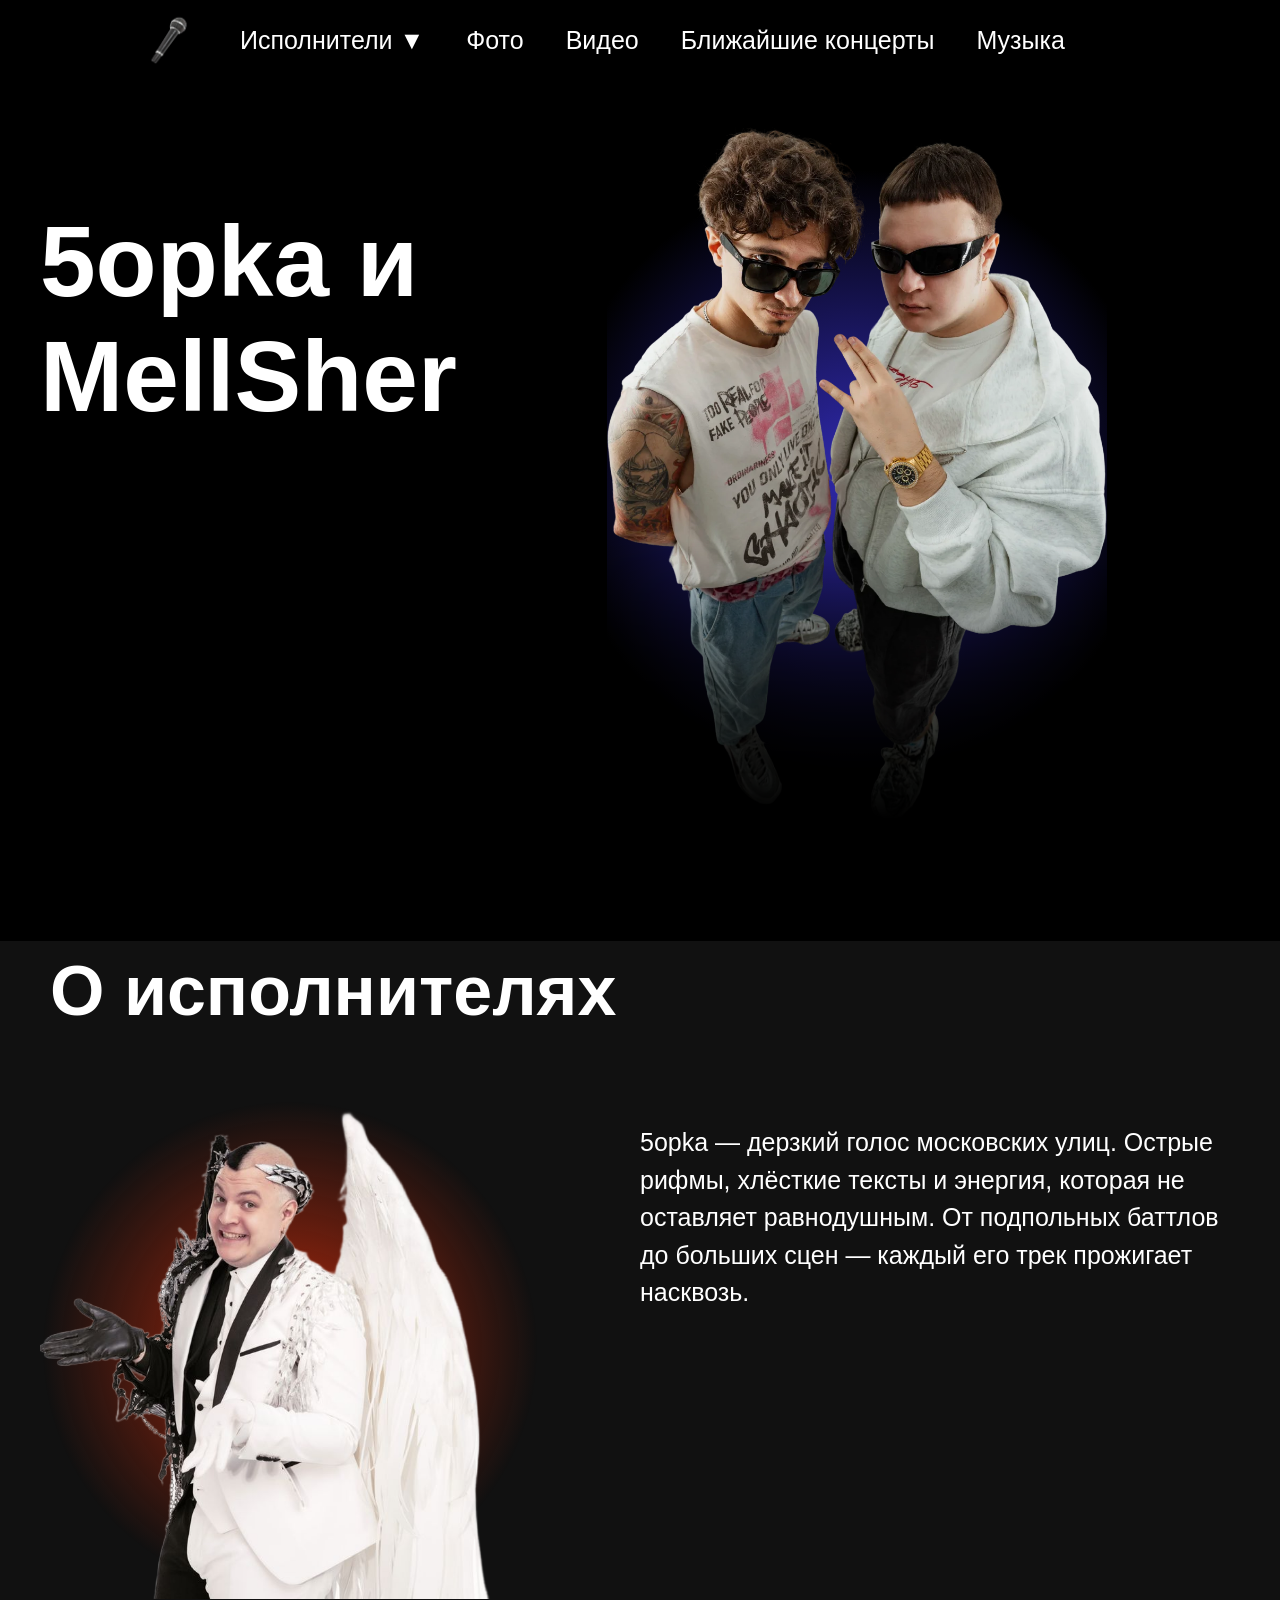
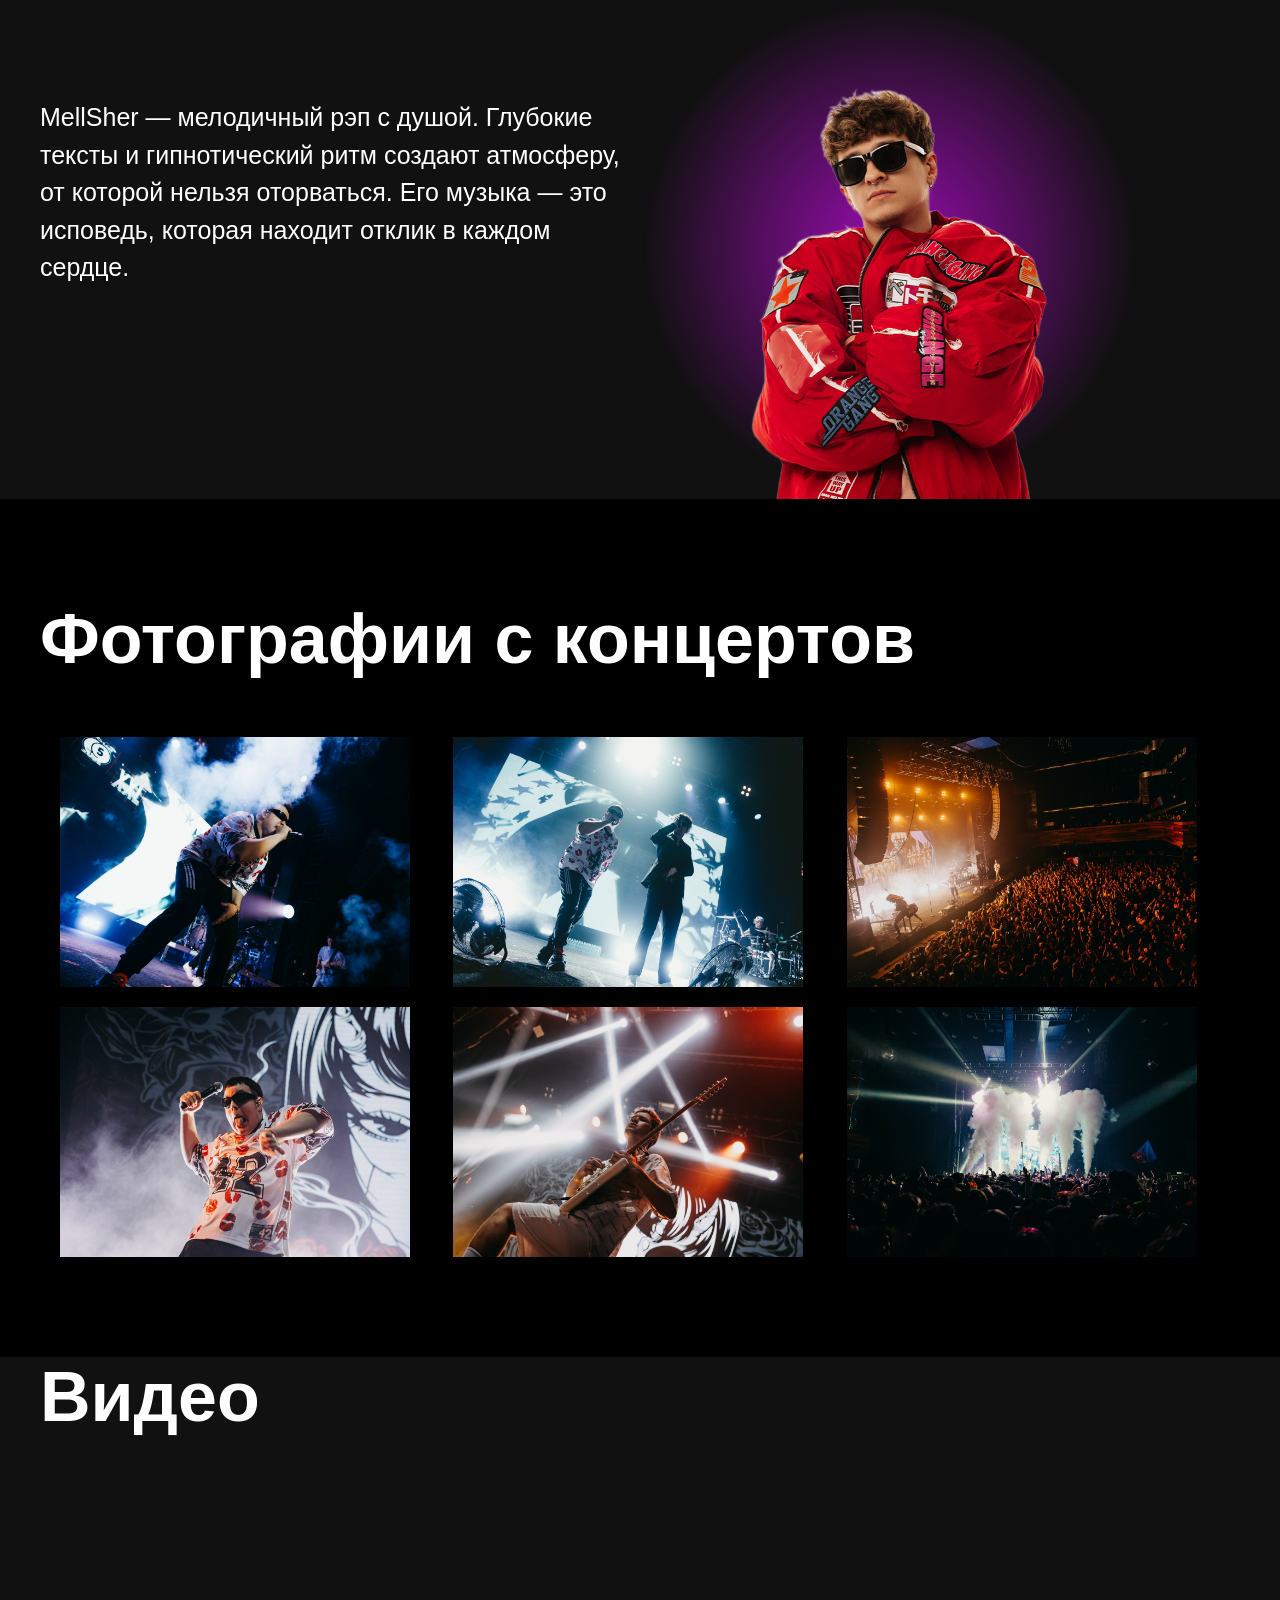
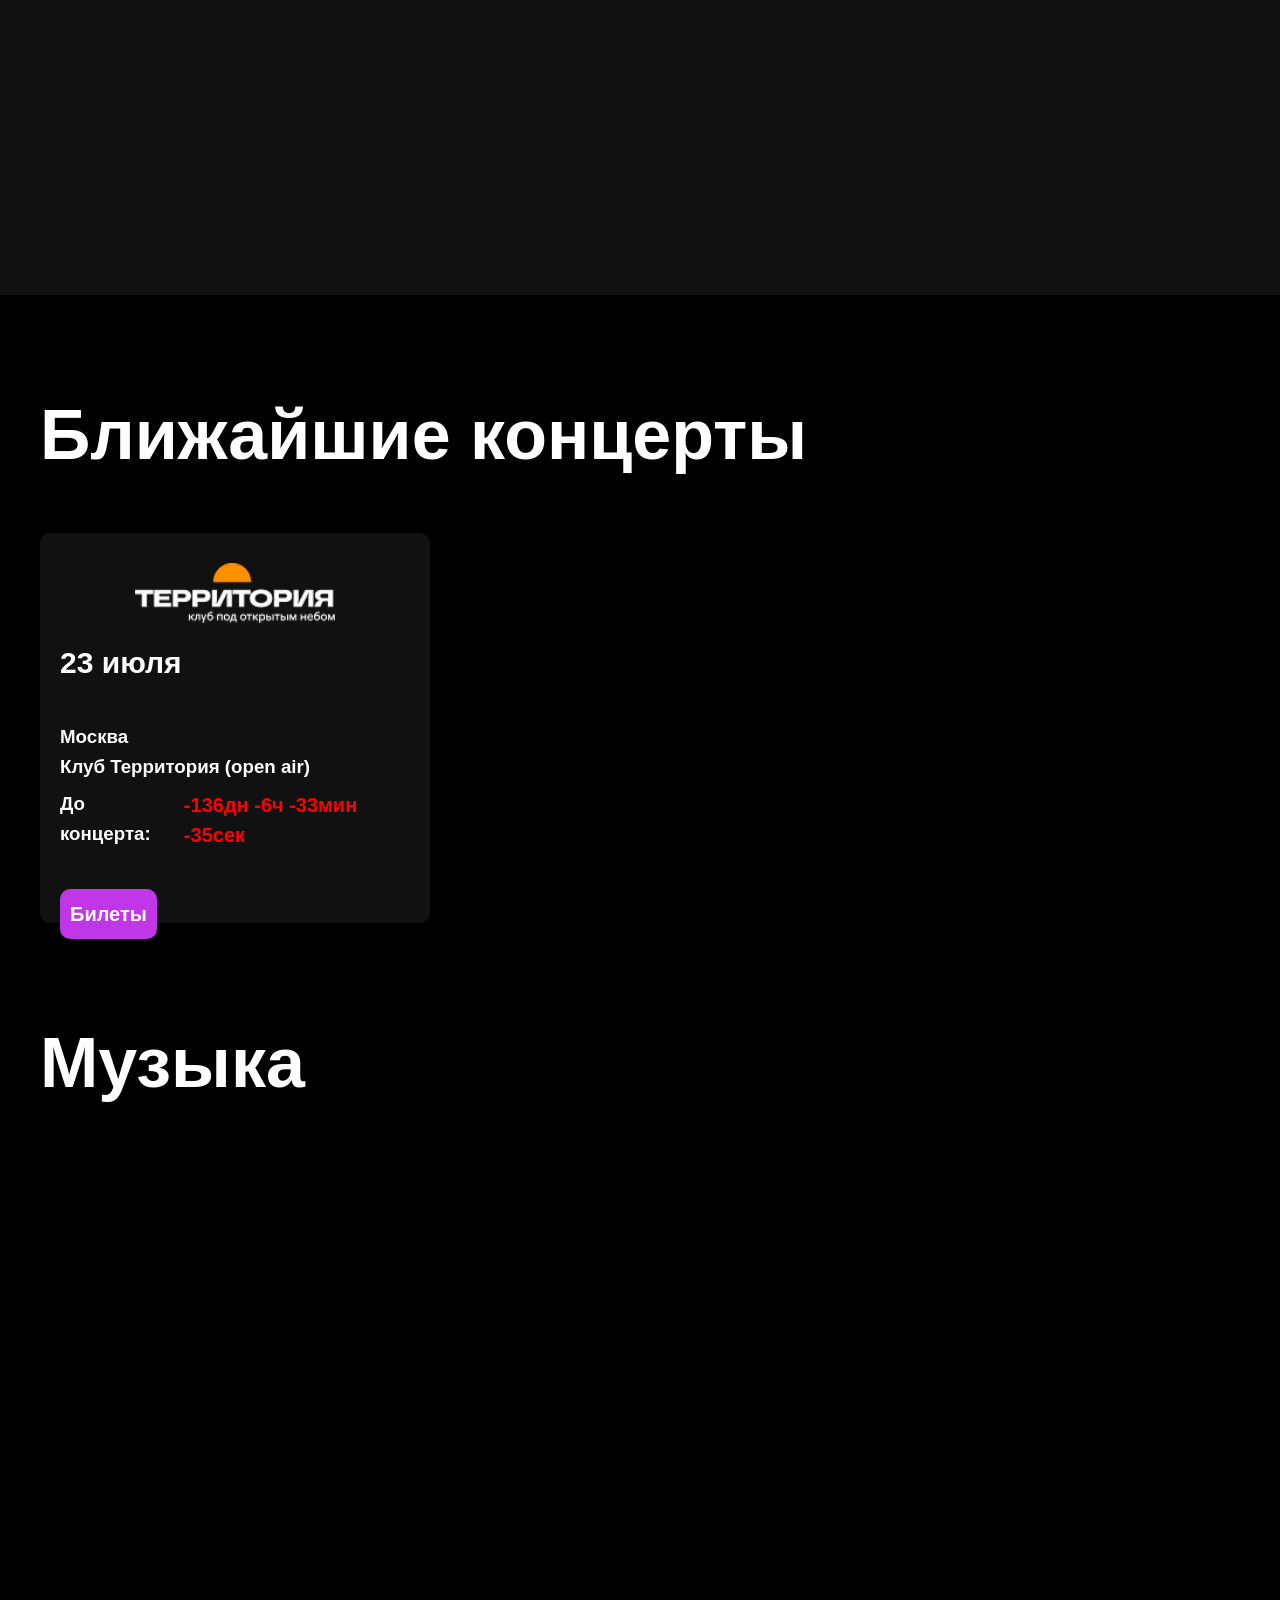
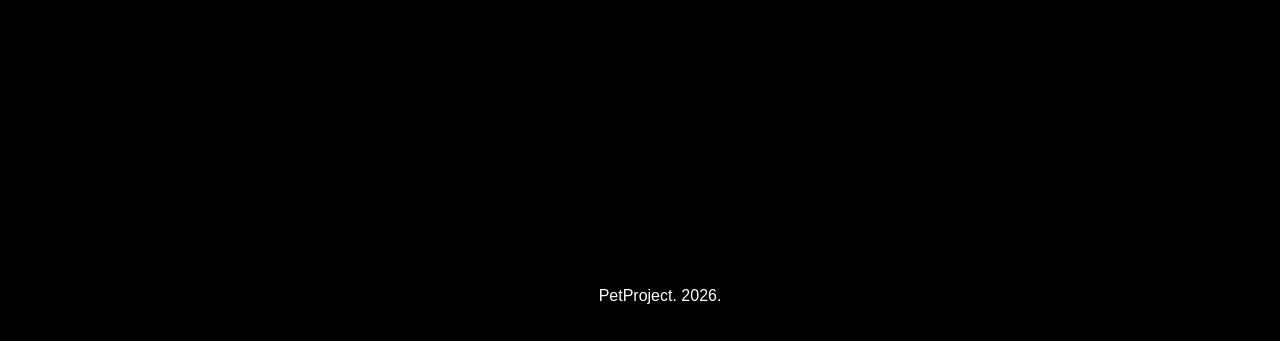
<file: index.html>
<!DOCTYPE html>
<html lang="en">
<head>
    <meta charset="UTF-8">
    <meta name="viewport" content="width=device-width, initial-scale=1.0">
    <link rel="stylesheet" href="./artists-styles/5opka-mellsher.css">
    <script defer src="./index.js"></script>
    <title>Концерты 5opka x MellSher</title>
</head>
<body>
    <header class="header">
        <div class="header-inner">
            <img src="./img/microphone.png" alt="logo">
            <nav class="nav">
                <ul class="nav-list">
                    <li class="dropdown">
                        <a href="#" class="dropdown-toggle">Исполнители ▼</a>
                        <ul class="dropdown-menu">
                            <li><a href="./index.html">5opka X MellSher</a></li>
                            <li><a href="./artists/stint.html">СТИНТ</a></li>                            <li><a href="#about-both">MZLFF</a></li>
                            <li><a href="#compare">Lida</a></li>
                            <li><a href="#about-5opka">CMH</a></li>
                            <li><a href="#about-mellsher">Booker</a></li>
                            <li><a href="#about-both">Слава КПСС</a></li>
                            <li><a href="#compare">22 раза</a></li>
                        </ul>
                    </li>
                    <li><a href="#photo">Фото</a></li>
                    <li><a href="#video">Видео</a></li>
                    <li><a href="#concerts">Ближайшие концерты</a></li>
                    <li><a href="#music">Музыка</a></li>
                </ul>
            </nav>
        </div>
    </header>

    <section id="header" class="header-section">
        <h1>5opka и <br>MellSher</h1>
        <img src="./img/5opkaMellSher.webp" alt="5opka and MellSher">
    </section>

    <section id="about" class="about-section">
        <h2>О исполнителях</h2>
            <div>
                <div class="about-5opka">
                    <img src="./img/5opka.png" alt="5opka">
                    <h3>5opka — дерзкий голос московских улиц. Острые рифмы, хлёсткие тексты и энергия, которая не оставляет равнодушным. От подпольных баттлов до больших сцен — каждый его трек прожигает насквозь.</h3></div>
                <div class="about-mellsher">
                    <h3>MellSher — мелодичный рэп с душой. Глубокие тексты и гипнотический ритм создают атмосферу, от которой нельзя оторваться. Его музыка — это исповедь, которая находит отклик в каждом сердце.</h3>
                    <img src="./img/MellSher.png" alt="MellSher">
                </div>
            </div>
    </section>

    <section id="photo" class="photo-section">
        <h2>Фотографии с концертов</h2>
        <div class="photos">
            <img src="./img/photo1.jpg" alt="photo1">
            <img src="./img/photo2.jpg" alt="photo2">
            <img src="./img/photo3.jpg" alt="photo3">
            <img src="./img/photo5.jpg" alt="photo5">
            <img src="./img/photo6.jpg" alt="photo6">
            <img src="./img/photo8.jpg" alt="photo8">
        </div>
    </section>

    <section id="video" class="video-section">
        <h2>Видео</h2>
            <div class="video-grid">
                <iframe class="video-card" src="https://www.youtube.com/embed/IIx9pRJkfIg?si=5wNiEJQLuUF64Yf0" title="YouTube video player" frameborder="0" allow="accelerometer; autoplay; clipboard-write; encrypted-media; gyroscope; picture-in-picture; web-share" referrerpolicy="strict-origin-when-cross-origin" allowfullscreen></iframe>
                <iframe class="video-card" src="https://www.youtube.com/embed/r0nSMphshtg?si=YXRKPsPbRZSBVzNn" title="YouTube video player" frameborder="0" allow="accelerometer; autoplay; clipboard-write; encrypted-media; gyroscope; picture-in-picture; web-share" referrerpolicy="strict-origin-when-cross-origin" allowfullscreen></iframe>
                <iframe class="video-card" src="https://www.youtube.com/embed/-j7rTgFoJBA?si=ejMH4obuhrzUdvs8" title="YouTube video player" frameborder="0" allow="accelerometer; autoplay; clipboard-write; encrypted-media; gyroscope; picture-in-picture; web-share" referrerpolicy="strict-origin-when-cross-origin" allowfullscreen></iframe>
            </div>
    </section>

    <section id="concerts" class="concerts-section">
        <h2>Ближайшие концерты</h2>
        <div class="concert">
            <img src="./img/territoriya.webp" alt="">
            <h2>23 июля</h2>
            <h3>Москва <br>Клуб Территория (open air)</h3>
            <div class="timer_container">
                <h3>До концерта:</h3>
                <h3 class="timer" id="timer"></h3>   <!-- здесь будет таймер через js -->
            </div>
            <h3 class="ticket"><a href="https://territoriya.club/5opka_x_mellsher#ticketscloud:event=6a291518f1be6d4d96064abf&token=eyJhbGciOiJIUzI1NiIsImlzcyI6InRpY2tldHNjbG91ZC5ydSIsInR5cCI6IkpXVCJ9.eyJwIjoiNWNjNmNmMmQwMmJiM2YwMDBjOTYyYzY2In0.NkFVAueJpgDwjnjDy7CHYQL--j6mbpgHKkEH6fvGfC4&lang=ru">Билеты</a></h3>
        </div>
    </section>

    <section id="music" class="music-section">
        <h2>Музыка</h2>
        <iframe frameborder="0" allow="clipboard-write" style="border:none;width:1200px;height:586px;" width="614" height="556" src="https://music.yandex.ru/iframe/album/37445326">Слушайте <a href="https://music.yandex.ru/album/37445326?utm_source=web&utm_medium=copy_link">SUPER PUPER NOVA</a> — <a href="https://music.yandex.ru/artist/7544304">5opka</a> на Яндекс Музыке</iframe>
    </section>

    <footer>
        <p>PetProject. 2026.</p>
    </footer>
</body>
</html>
</file>
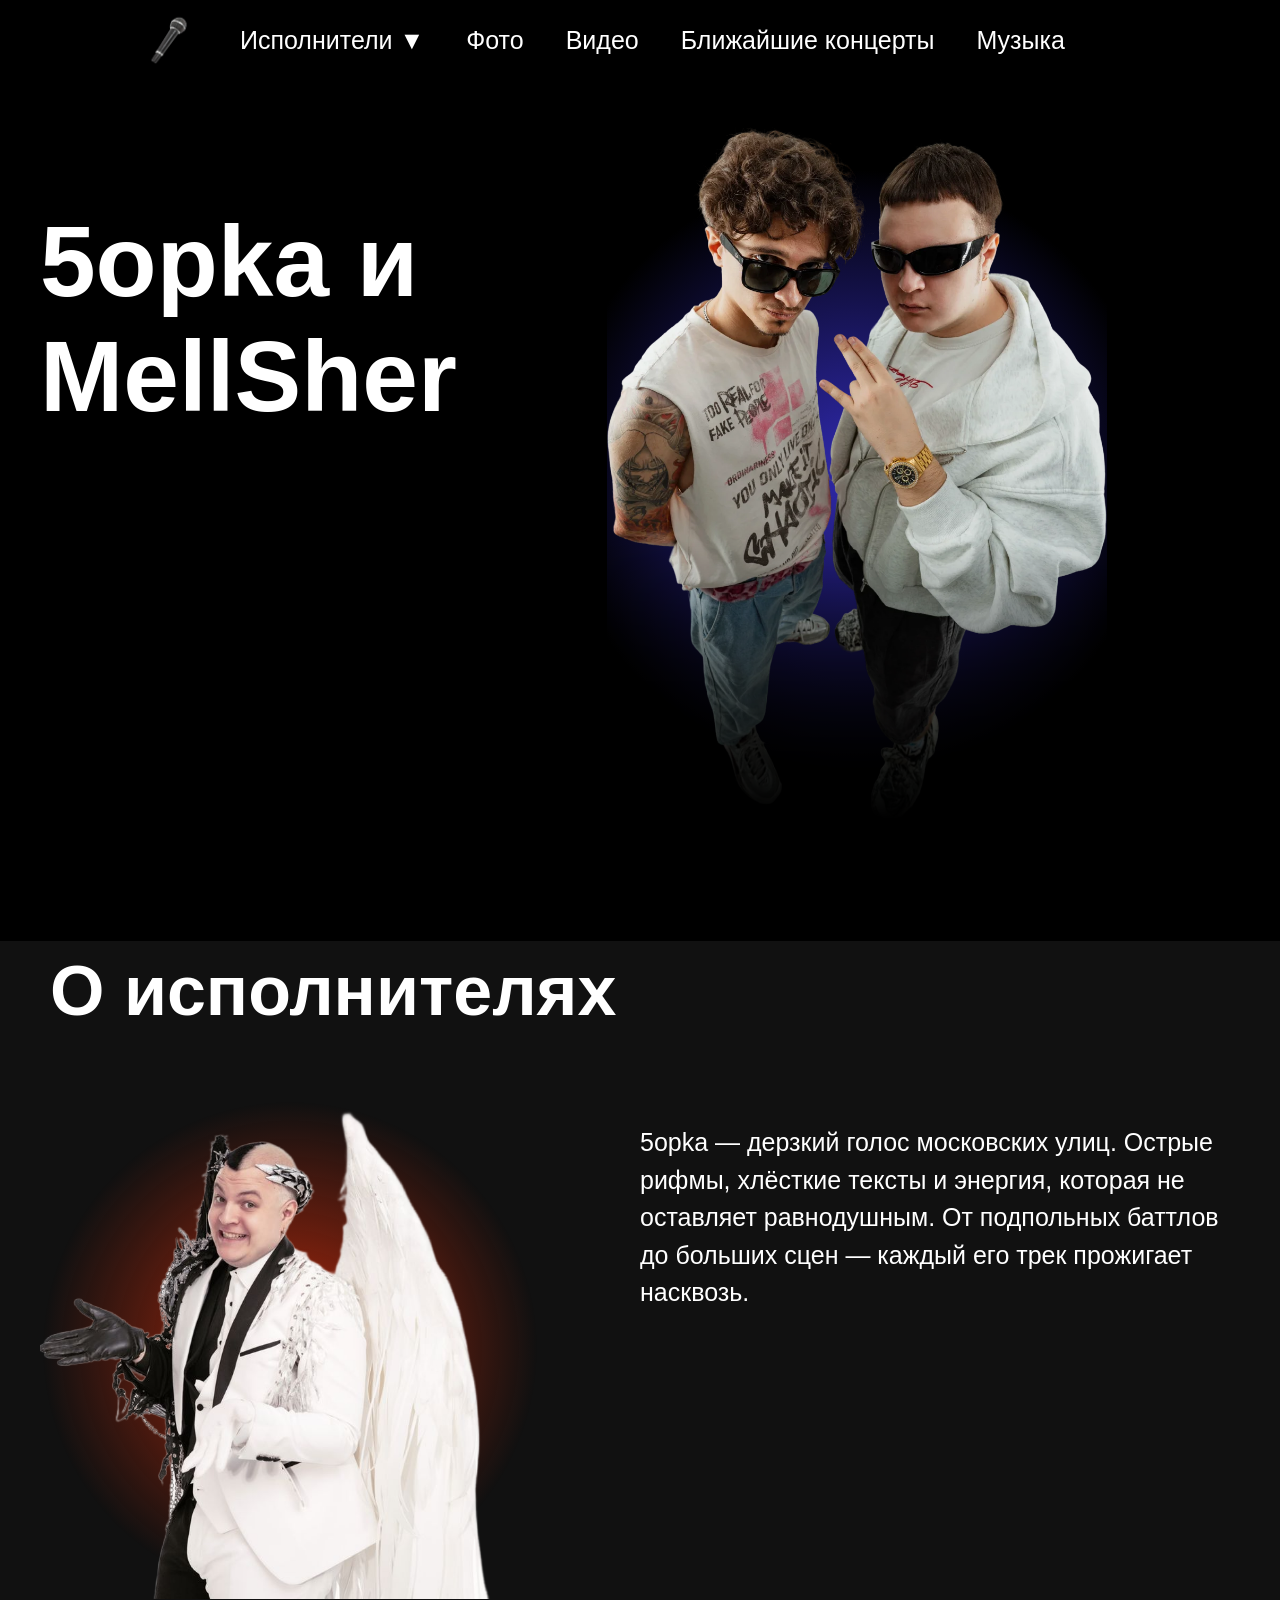
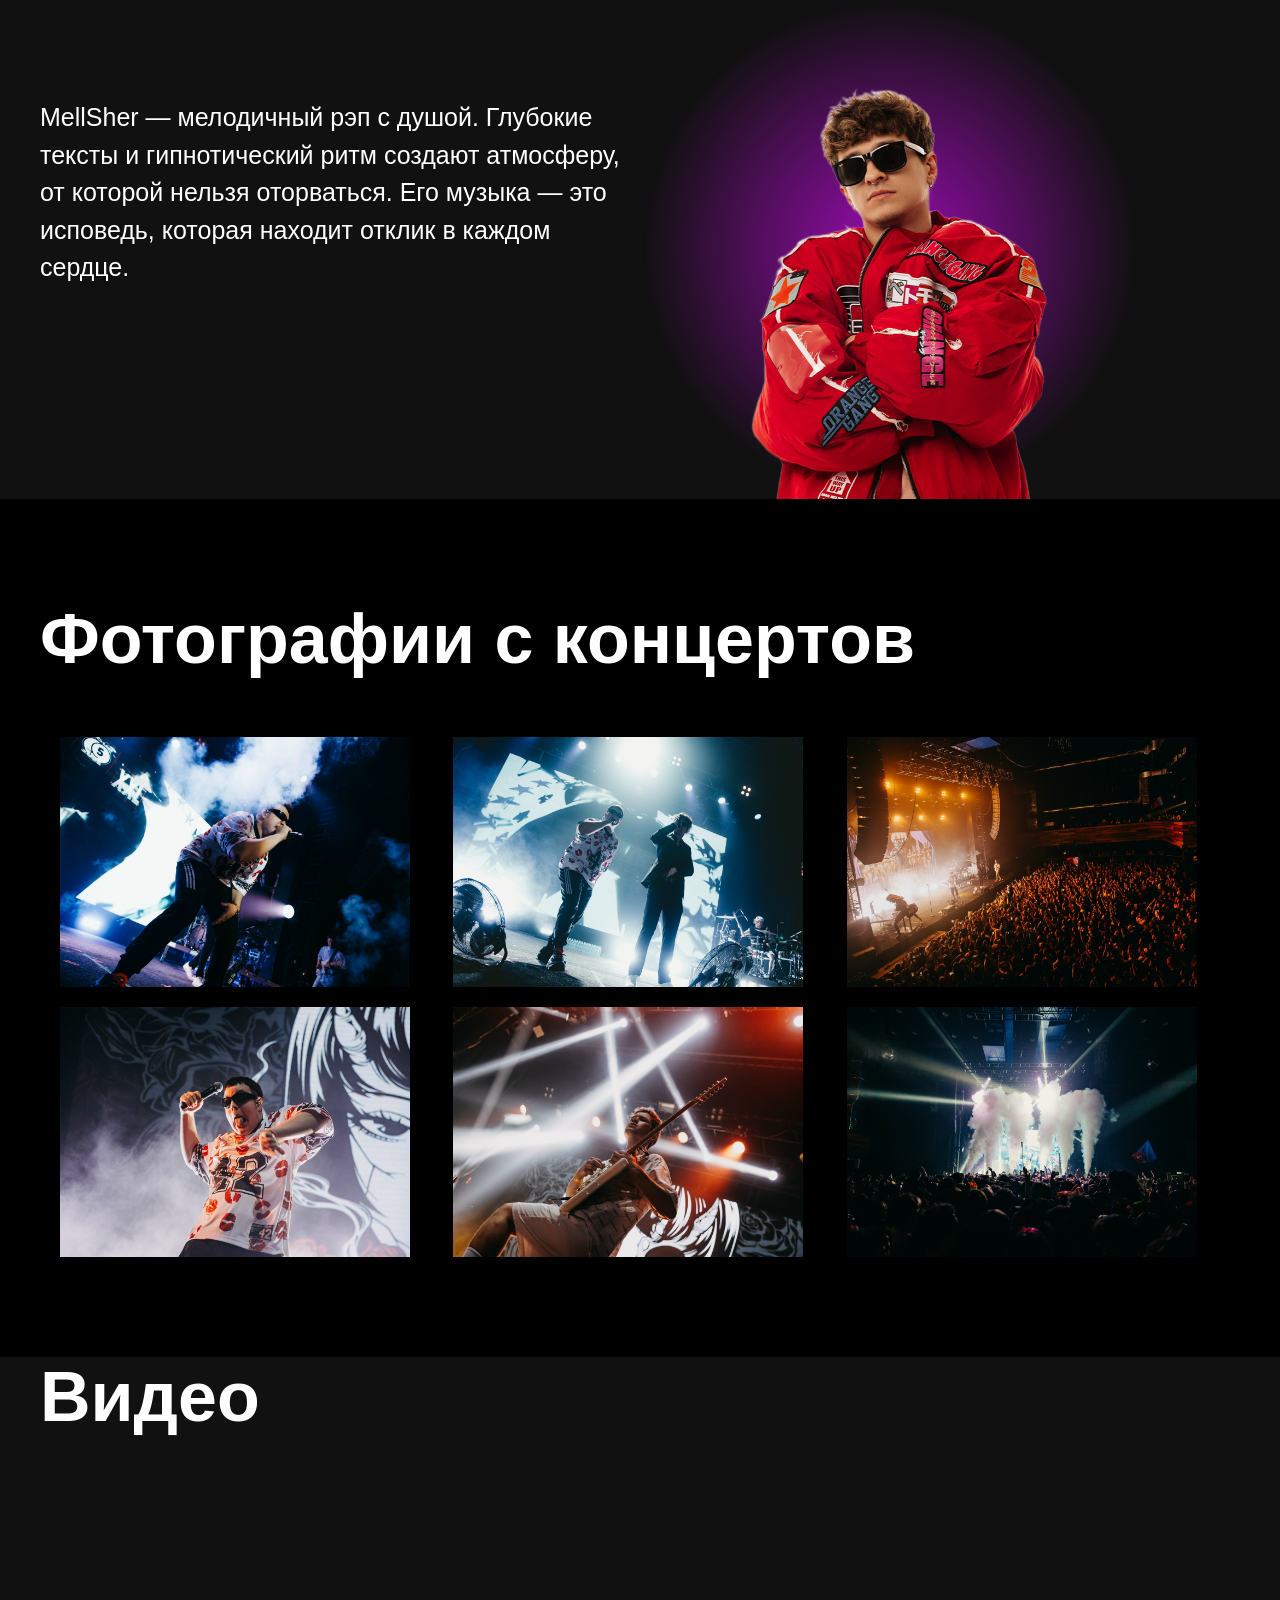
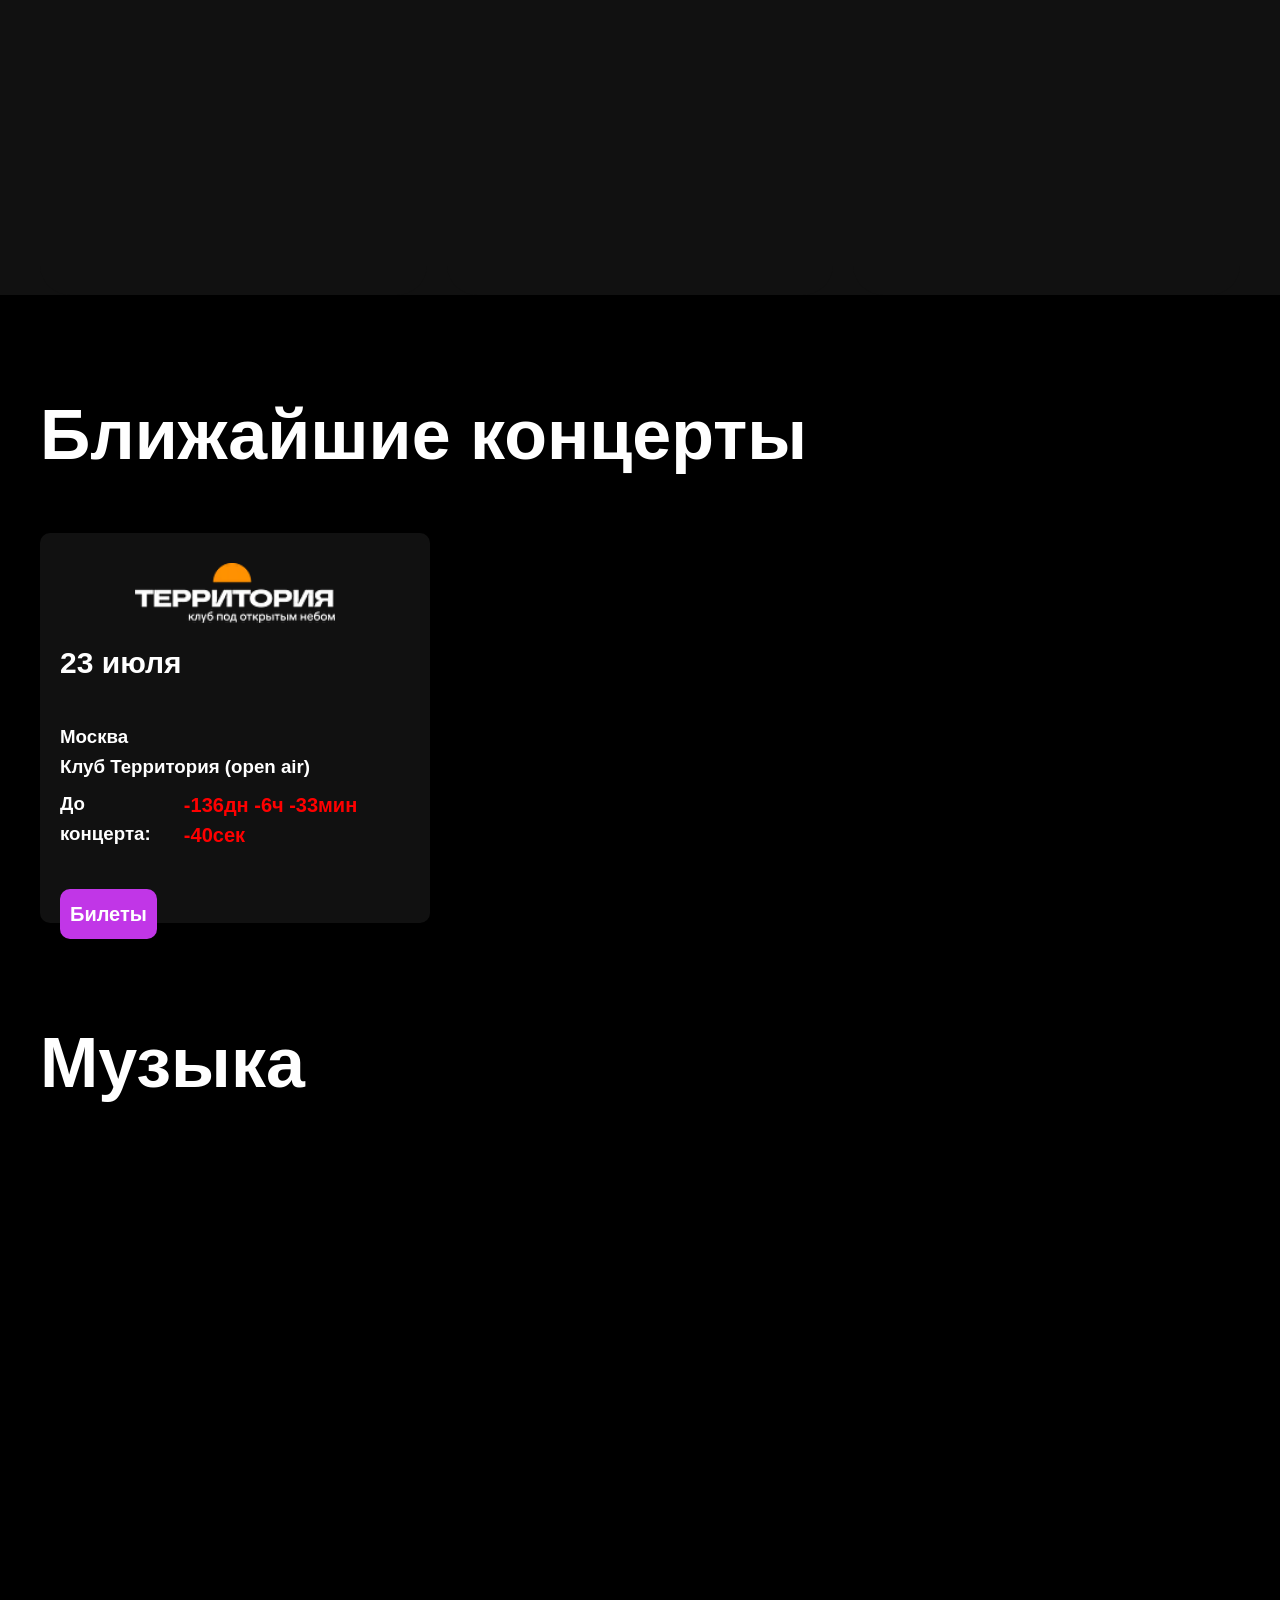
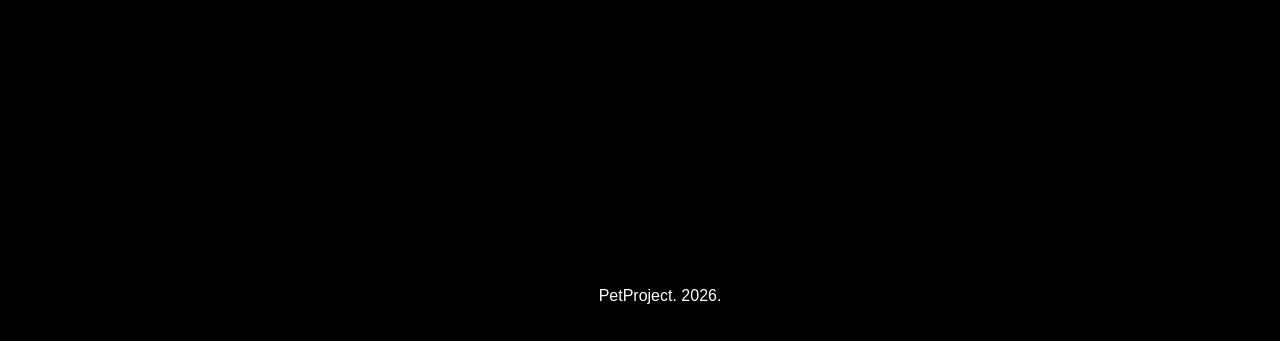
<file: 5opka-mellsher.html>
<!DOCTYPE html>
<html lang="en">
<head>
    <meta charset="UTF-8">
    <meta name="viewport" content="width=device-width, initial-scale=1.0">
    <link rel="stylesheet" href="../artists-styles/5opka-mellsher.css">
    <script defer src="../index.js"></script>
    <title>Концерты 5opka x MellSher</title>
</head>
<body>
    <header class="header">
        <div class="header-inner">
            <img src="../img/microphone.png" alt="logo">
            <nav class="nav">
                <ul class="nav-list">
                    <li class="dropdown">
                        <a href="#" class="dropdown-toggle">Исполнители ▼</a>
                        <ul class="dropdown-menu">
                            <li><a href="./5opka-mellsher.html">5opka X MellSher</a></li>
                            <li><a href="./stint.html">СТИНТ</a></li>
                            <li><a href="#about-both">MZLFF</a></li>
                            <li><a href="#compare">Lida</a></li>
                            <li><a href="#about-5opka">CMH</a></li>
                            <li><a href="#about-mellsher">Booker</a></li>
                            <li><a href="#about-both">Слава КПСС</a></li>
                            <li><a href="#compare">22 раза</a></li>
                        </ul>
                    </li>
                    <li><a href="#photo">Фото</a></li>
                    <li><a href="#video">Видео</a></li>
                    <li><a href="#concerts">Ближайшие концерты</a></li>
                    <li><a href="#music">Музыка</a></li>
                </ul>
            </nav>
        </div>
    </header>

    <section id="header" class="header-section">
        <h1>5opka и <br>MellSher</h1>
        <img src="../img/5opkaMellSher.webp" alt="5opka and MellSher">
    </section>

    <section id="about" class="about-section">
        <h2>О исполнителях</h2>
            <div>
                <div class="about-5opka">
                    <img src="../img/5opka.png" alt="5opka">
                    <h3>5opka — дерзкий голос московских улиц. Острые рифмы, хлёсткие тексты и энергия, которая не оставляет равнодушным. От подпольных баттлов до больших сцен — каждый его трек прожигает насквозь.</h3></div>
                <div class="about-mellsher">
                    <h3>MellSher — мелодичный рэп с душой. Глубокие тексты и гипнотический ритм создают атмосферу, от которой нельзя оторваться. Его музыка — это исповедь, которая находит отклик в каждом сердце.</h3>
                    <img src="../img/MellSher.png" alt="MellSher">
                </div>
            </div>
    </section>

    <section id="photo" class="photo-section">
        <h2>Фотографии с концертов</h2>
        <div class="photos">
            <img src="../img/photo1.jpg" alt="photo1">
            <img src="../img/photo2.jpg" alt="photo2">
            <img src="../img/photo3.jpg" alt="photo3">
            <img src="../img/photo5.jpg" alt="photo5">
            <img src="../img/photo6.jpg" alt="photo6">
            <img src="../img/photo8.jpg" alt="photo8">
        </div>
    </section>

    <section id="video" class="video-section">
        <h2>Видео</h2>
            <div class="video-grid">
                <iframe class="video-card" src="https://www.youtube.com/embed/IIx9pRJkfIg?si=5wNiEJQLuUF64Yf0" title="YouTube video player" frameborder="0" allow="accelerometer; autoplay; clipboard-write; encrypted-media; gyroscope; picture-in-picture; web-share" referrerpolicy="strict-origin-when-cross-origin" allowfullscreen></iframe>
                <iframe class="video-card" src="https://www.youtube.com/embed/r0nSMphshtg?si=YXRKPsPbRZSBVzNn" title="YouTube video player" frameborder="0" allow="accelerometer; autoplay; clipboard-write; encrypted-media; gyroscope; picture-in-picture; web-share" referrerpolicy="strict-origin-when-cross-origin" allowfullscreen></iframe>
                <iframe class="video-card" src="https://www.youtube.com/embed/-j7rTgFoJBA?si=ejMH4obuhrzUdvs8" title="YouTube video player" frameborder="0" allow="accelerometer; autoplay; clipboard-write; encrypted-media; gyroscope; picture-in-picture; web-share" referrerpolicy="strict-origin-when-cross-origin" allowfullscreen></iframe>
            </div>
    </section>

    <section id="concerts" class="concerts-section">
        <h2>Ближайшие концерты</h2>
        <div class="concert">
            <img src="../img/territoriya.webp" alt="">
            <h2>23 июля</h2>
            <h3>Москва <br>Клуб Территория (open air)</h3>
            <div class="timer_container">
                <h3>До концерта:</h3>
                <h3 class="timer" id="timer"></h3>   <!-- здесь будет таймер через js -->
            </div>
            <h3 class="ticket"><a href="https://territoriya.club/5opka_x_mellsher#ticketscloud:event=6a291518f1be6d4d96064abf&token=eyJhbGciOiJIUzI1NiIsImlzcyI6InRpY2tldHNjbG91ZC5ydSIsInR5cCI6IkpXVCJ9.eyJwIjoiNWNjNmNmMmQwMmJiM2YwMDBjOTYyYzY2In0.NkFVAueJpgDwjnjDy7CHYQL--j6mbpgHKkEH6fvGfC4&lang=ru">Билеты</a></h3>
        </div>
    </section>

    <section id="music" class="music-section">
        <h2>Музыка</h2>
        <iframe frameborder="0" allow="clipboard-write" style="border:none;width:1200px;height:586px;" width="614" height="556" src="https://music.yandex.ru/iframe/album/37445326">Слушайте <a href="https://music.yandex.ru/album/37445326?utm_source=web&utm_medium=copy_link">SUPER PUPER NOVA</a> — <a href="https://music.yandex.ru/artist/7544304">5opka</a> на Яндекс Музыке</iframe>
    </section>

    <footer>
        <p>PetProject. 2026.</p>
    </footer>
</body>
</html>
</file>
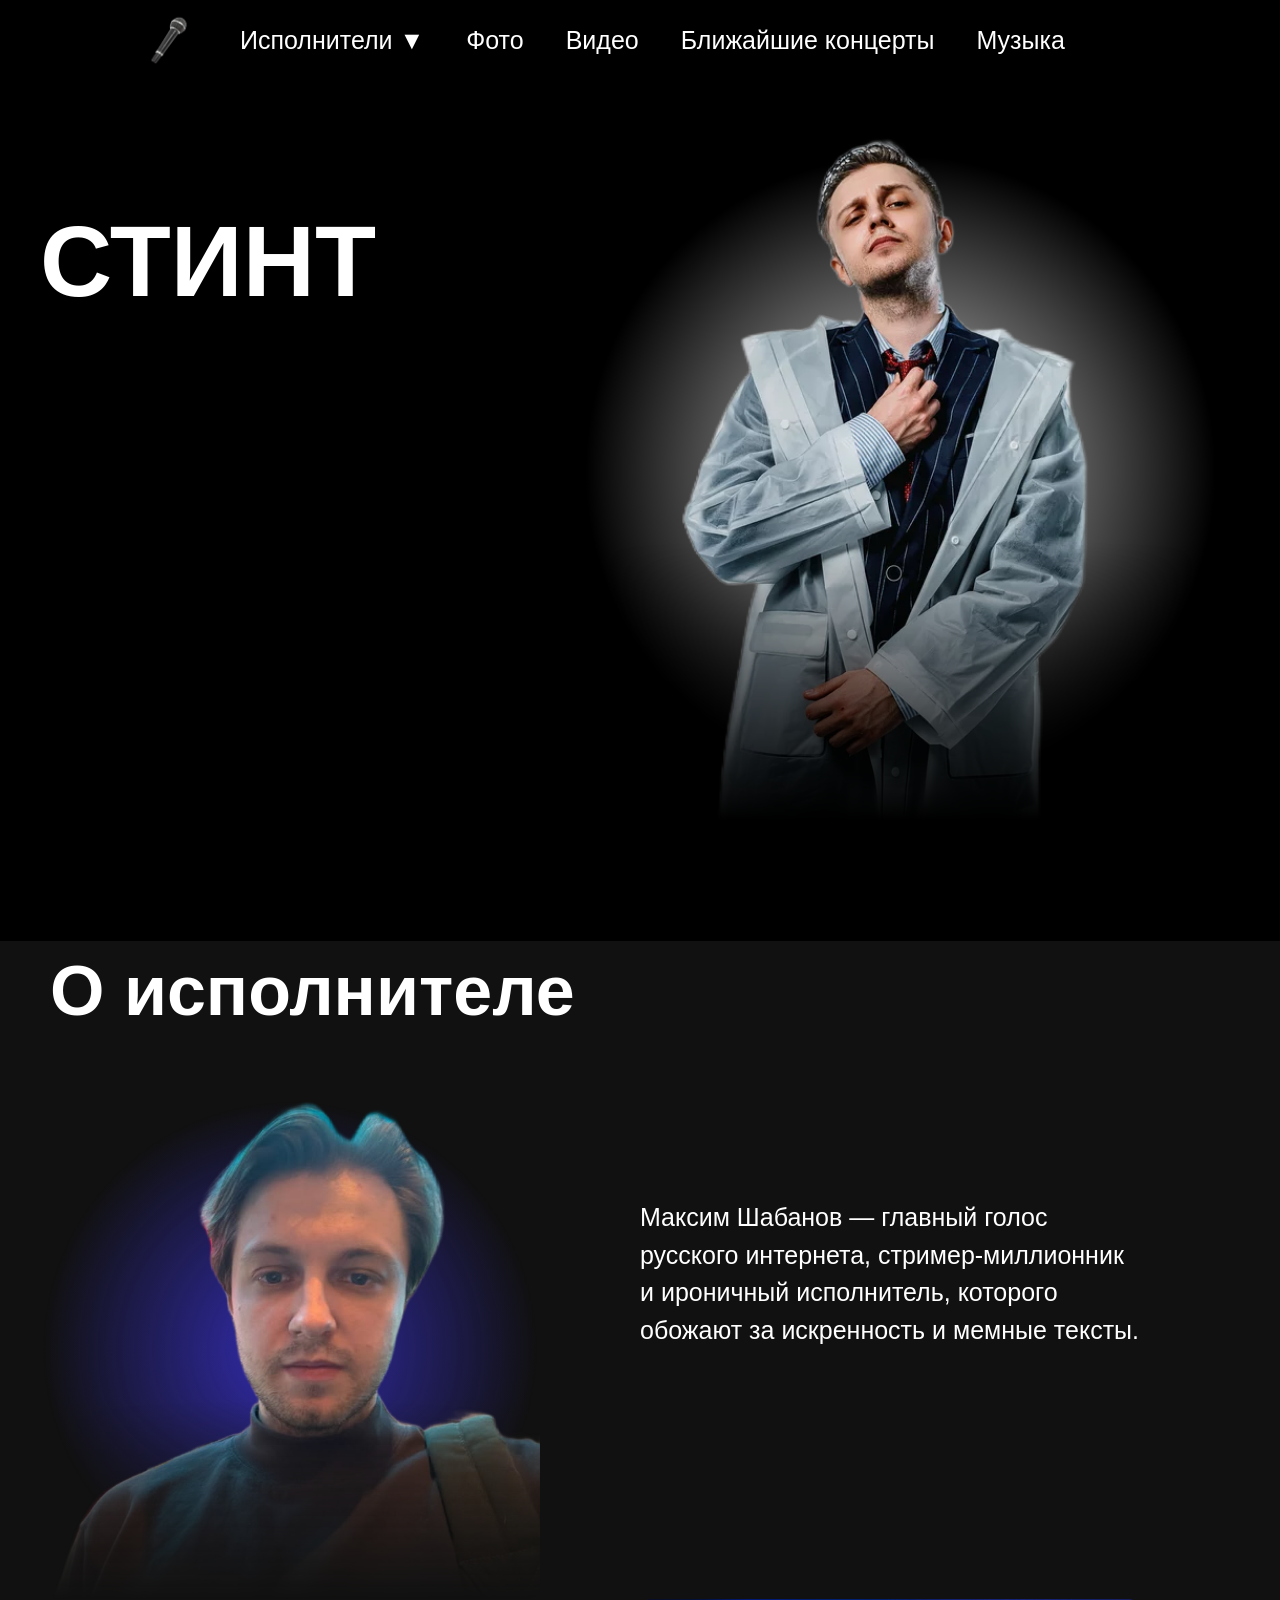
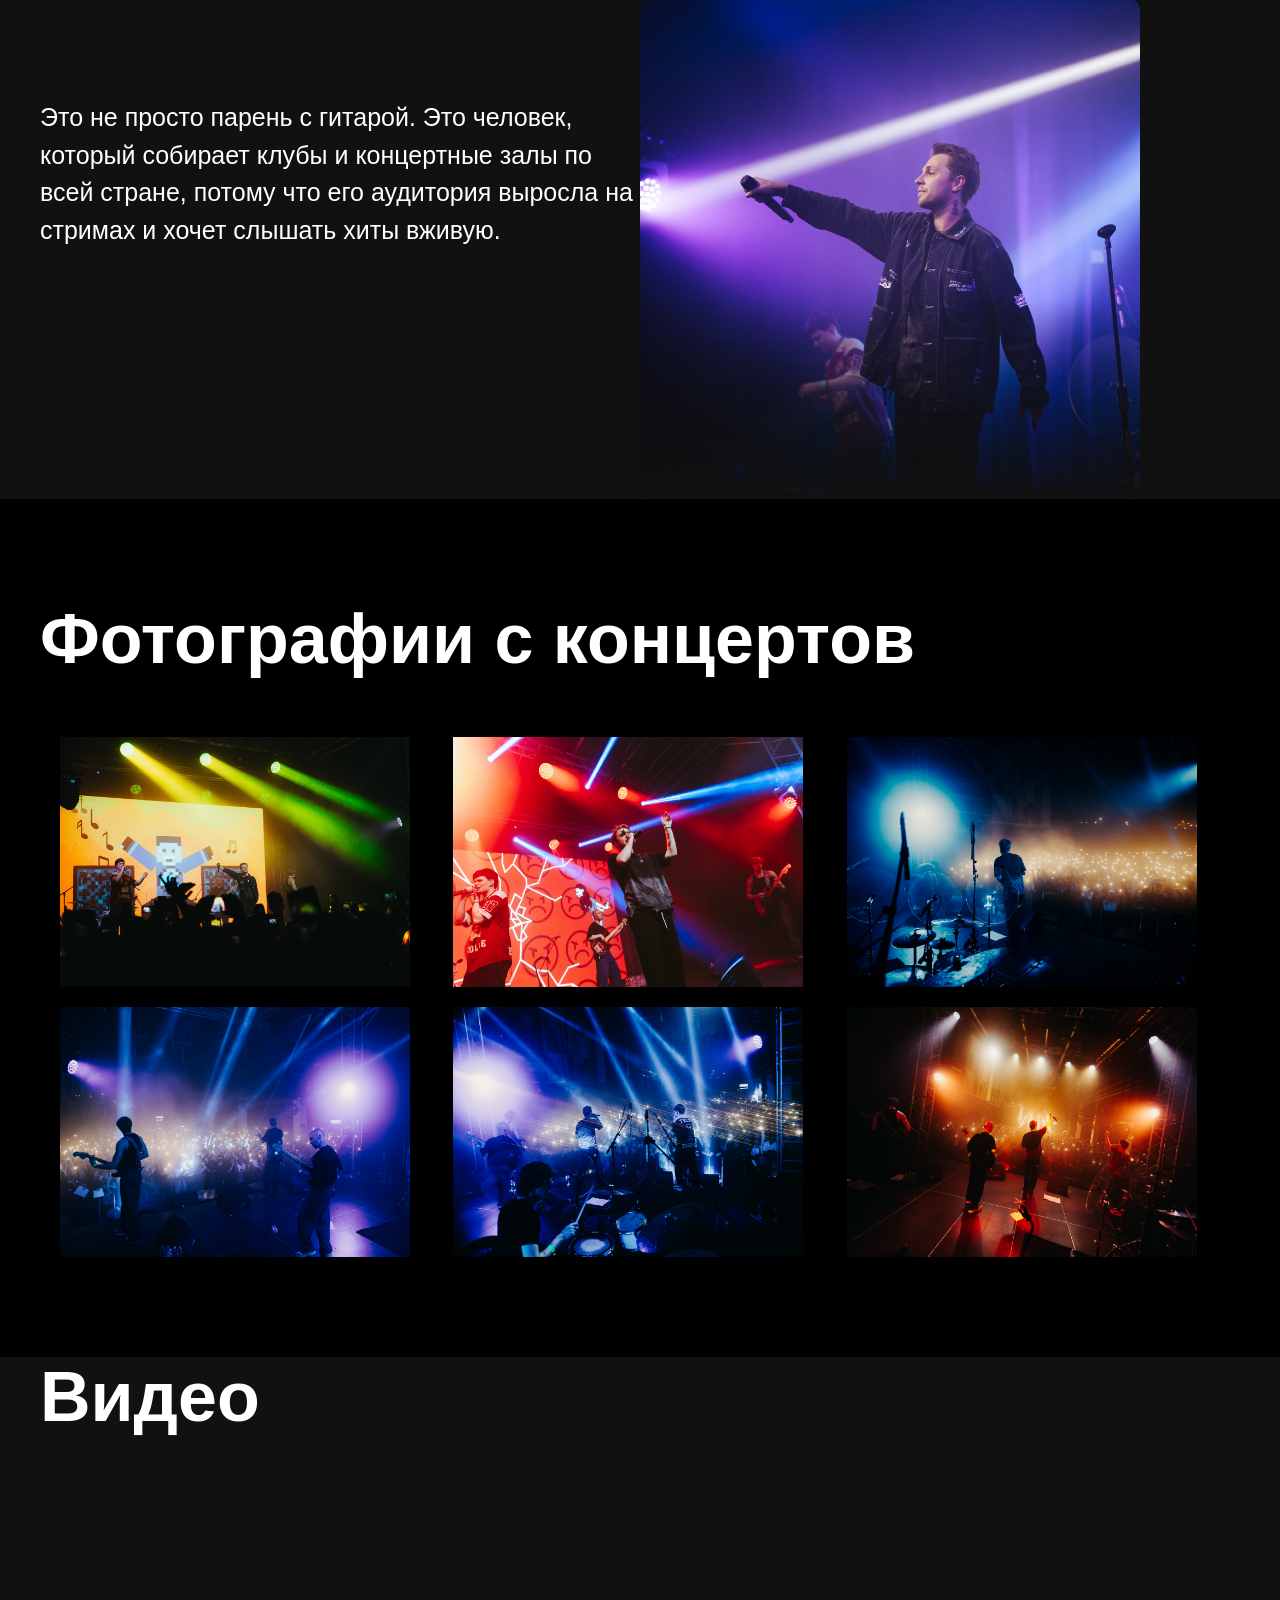
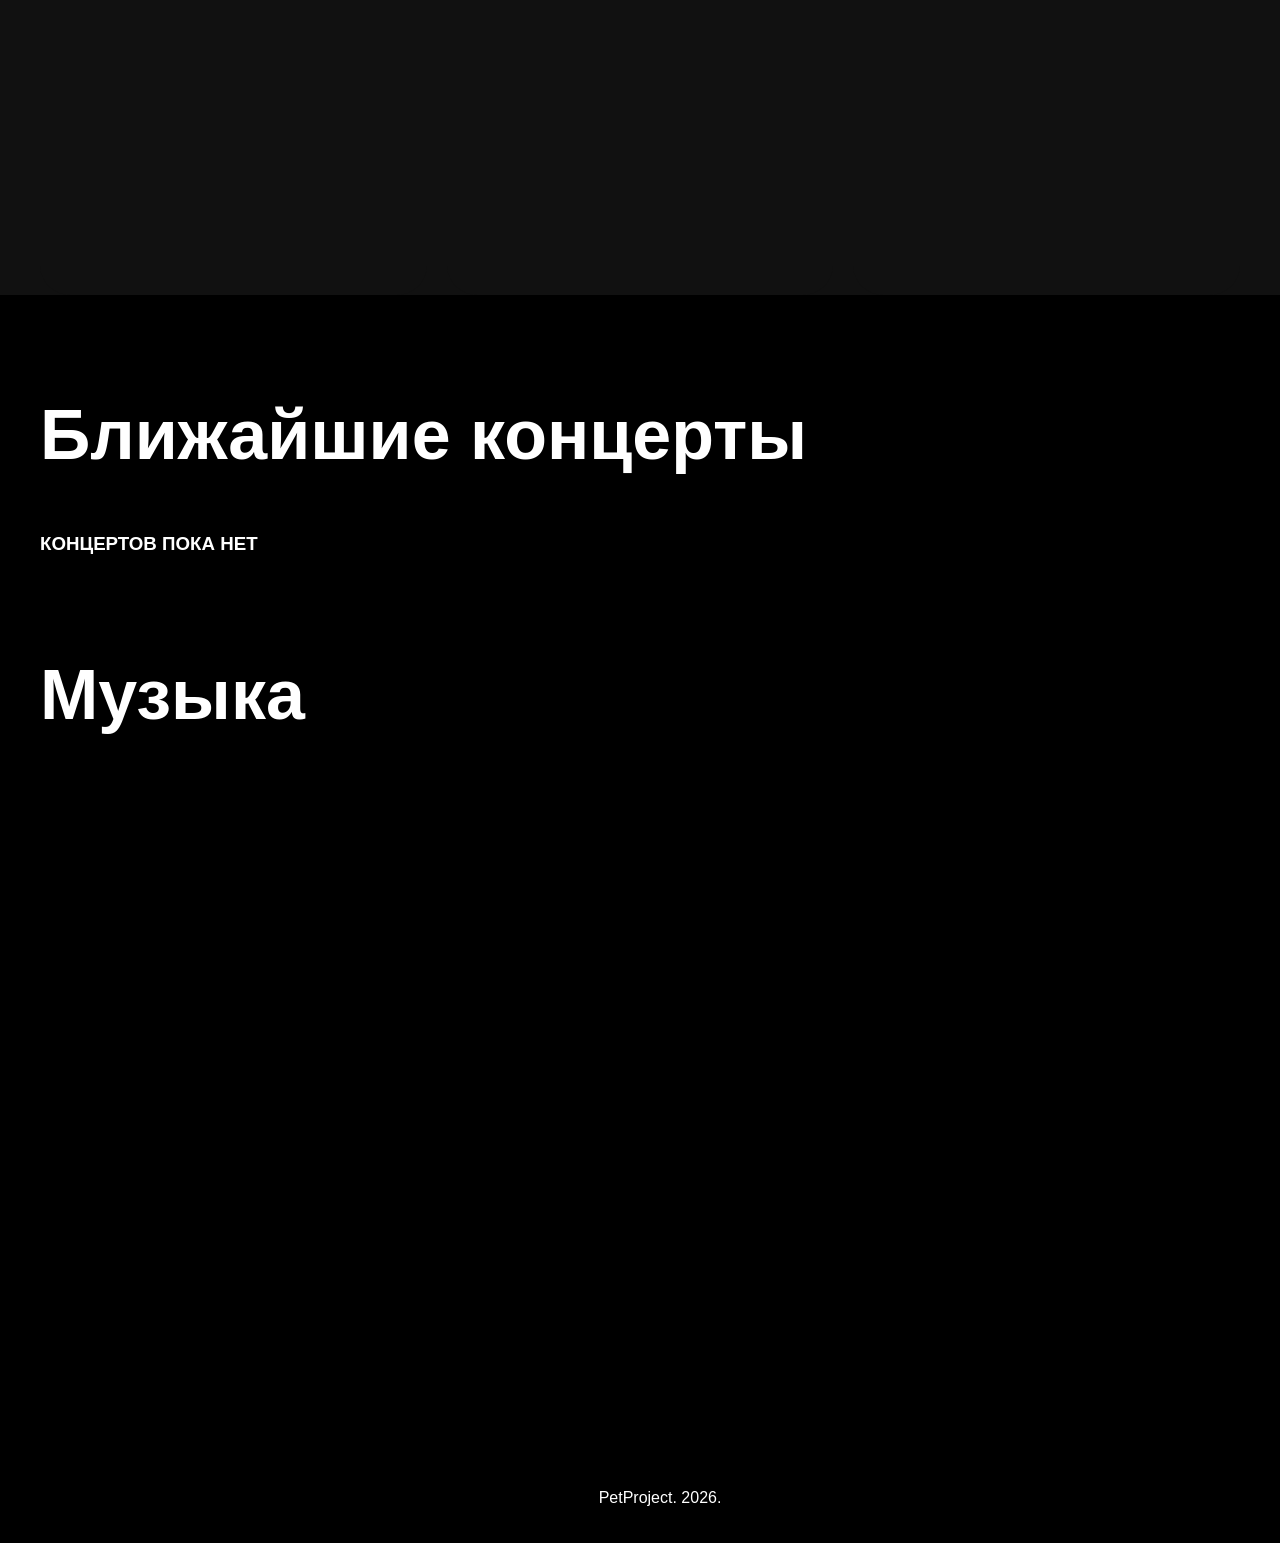
<file: stint.html>
<!DOCTYPE html>
<html lang="en">
<head>
    <meta charset="UTF-8">
    <meta name="viewport" content="width=device-width, initial-scale=1.0">
    <link rel="stylesheet" href="../artists-styles/stint.css">
    <script defer src="../index.js"></script>
    <title>Концерты стримеров</title>
</head>
<body>
    <header class="header">
        <div class="header-inner">
            <img src="../img/microphone.png" alt="logo">
            <nav class="nav">
                <ul class="nav-list">
                    <li class="dropdown">
                        <a href="#" class="dropdown-toggle">Исполнители ▼</a>
                        <ul class="dropdown-menu">
                            <li><a href="./5opka-mellsher.html">5opka X MellSher</a></li>
                            <li><a href="./stint.html">СТИНТ</a></li>
                            <li><a href="#about-both">MZLFF</a></li>
                            <li><a href="#compare">Lida</a></li>
                            <li><a href="#about-5opka">CMH</a></li>
                            <li><a href="#about-mellsher">Booker</a></li>
                            <li><a href="#about-both">Слава КПСС</a></li>
                            <li><a href="#compare">22 раза</a></li>
                        </ul>
                    </li>
                    <li><a href="#photo">Фото</a></li>
                    <li><a href="#video">Видео</a></li>
                    <li><a href="#concerts">Ближайшие концерты</a></li>
                    <li><a href="#music">Музыка</a></li>
                </ul>
            </nav>
        </div>
    </header>

    <section id="header" class="header-section">
        <h1>СТИНТ</h1>
        <img src="../img/stint.png" alt="STINT">
    </section>

    <section id="about" class="about-section">
        <h2>О исполнителе</h2>
            <div>
                <div class="about-5opka">
                    <img src="../img/stint2.png" alt="5opka">
                    <h3>Максим Шабанов — главный голос русского интернета, стример-миллионник и ироничный исполнитель, которого обожают за искренность и мемные тексты. </h3></div>
                <div class="about-mellsher">
                    <h3>Это не просто парень с гитарой. Это человек, который собирает клубы и концертные залы по всей стране, потому что его аудитория выросла на стримах и хочет слышать хиты вживую.</h3>
                    <img src="../img/stint3.jpg" alt="MellSher">
                </div>
            </div>
    </section>

    <section id="photo" class="photo-section">
        <h2>Фотографии с концертов</h2>
        <div class="photos">
            <img src="../img/stint_concert1.jpg" alt="photo1">
            <img src="../img/stint_concert2.jpg" alt="photo2">
            <img src="../img/stint_concert3.jpg" alt="photo3">
            <img src="../img/stint_concert4.jpg" alt="photo5">
            <img src="../img/stint_concert5.jpg" alt="photo6">
            <img src="../img/stint_concert6.jpg" alt="photo8">
        </div>
    </section>

    <section id="video" class="video-section">
        <h2>Видео</h2>
            <div class="video-grid">
                <iframe class="video-card" src="https://www.youtube.com/embed/EgCt8oZ6ByI?si=VZD-d4ChF1U7cfV2" title="YouTube video player" frameborder="0" allow="accelerometer; autoplay; clipboard-write; encrypted-media; gyroscope; picture-in-picture; web-share" referrerpolicy="strict-origin-when-cross-origin" allowfullscreen></iframe>
                <iframe class="video-card" src="https://www.youtube.com/embed/F9qO7bZnvXY?si=9OFVaFUPZy3UscZ3" title="YouTube video player" frameborder="0" allow="accelerometer; autoplay; clipboard-write; encrypted-media; gyroscope; picture-in-picture; web-share" referrerpolicy="strict-origin-when-cross-origin" allowfullscreen></iframe>            
                <iframe class="video-card" src="https://www.youtube.com/embed/DEb3aIDifiE?si=1aWbVbj7Hl52eFSC" title="YouTube video player" frameborder="0" allow="accelerometer; autoplay; clipboard-write; encrypted-media; gyroscope; picture-in-picture; web-share" referrerpolicy="strict-origin-when-cross-origin" allowfullscreen></iframe>
            </div>
    </section>

    <section id="concerts" class="concerts-section">
        <h2>Ближайшие концерты</h2>
            <h3>КОНЦЕРТОВ ПОКА НЕТ</h3>
    </section>

    <section id="music" class="music-section">
        <h2>Музыка</h2>
        <iframe frameborder="0" allow="clipboard-write" style="border:none;width:614px;height:556px;" width="614" height="556" src="https://music.yandex.ru/iframe/album/33596464">Слушайте <a href="https://music.yandex.ru/album/33596464?utm_source=web&utm_medium=copy_link">Такова жизнь</a> — <a href="https://music.yandex.ru/artist/12415185">СТИНТ</a> на Яндекс Музыке</iframe>    </section>
    <footer>
        <p>PetProject. 2026.</p>
    </footer>
</body>
</html>
</file>
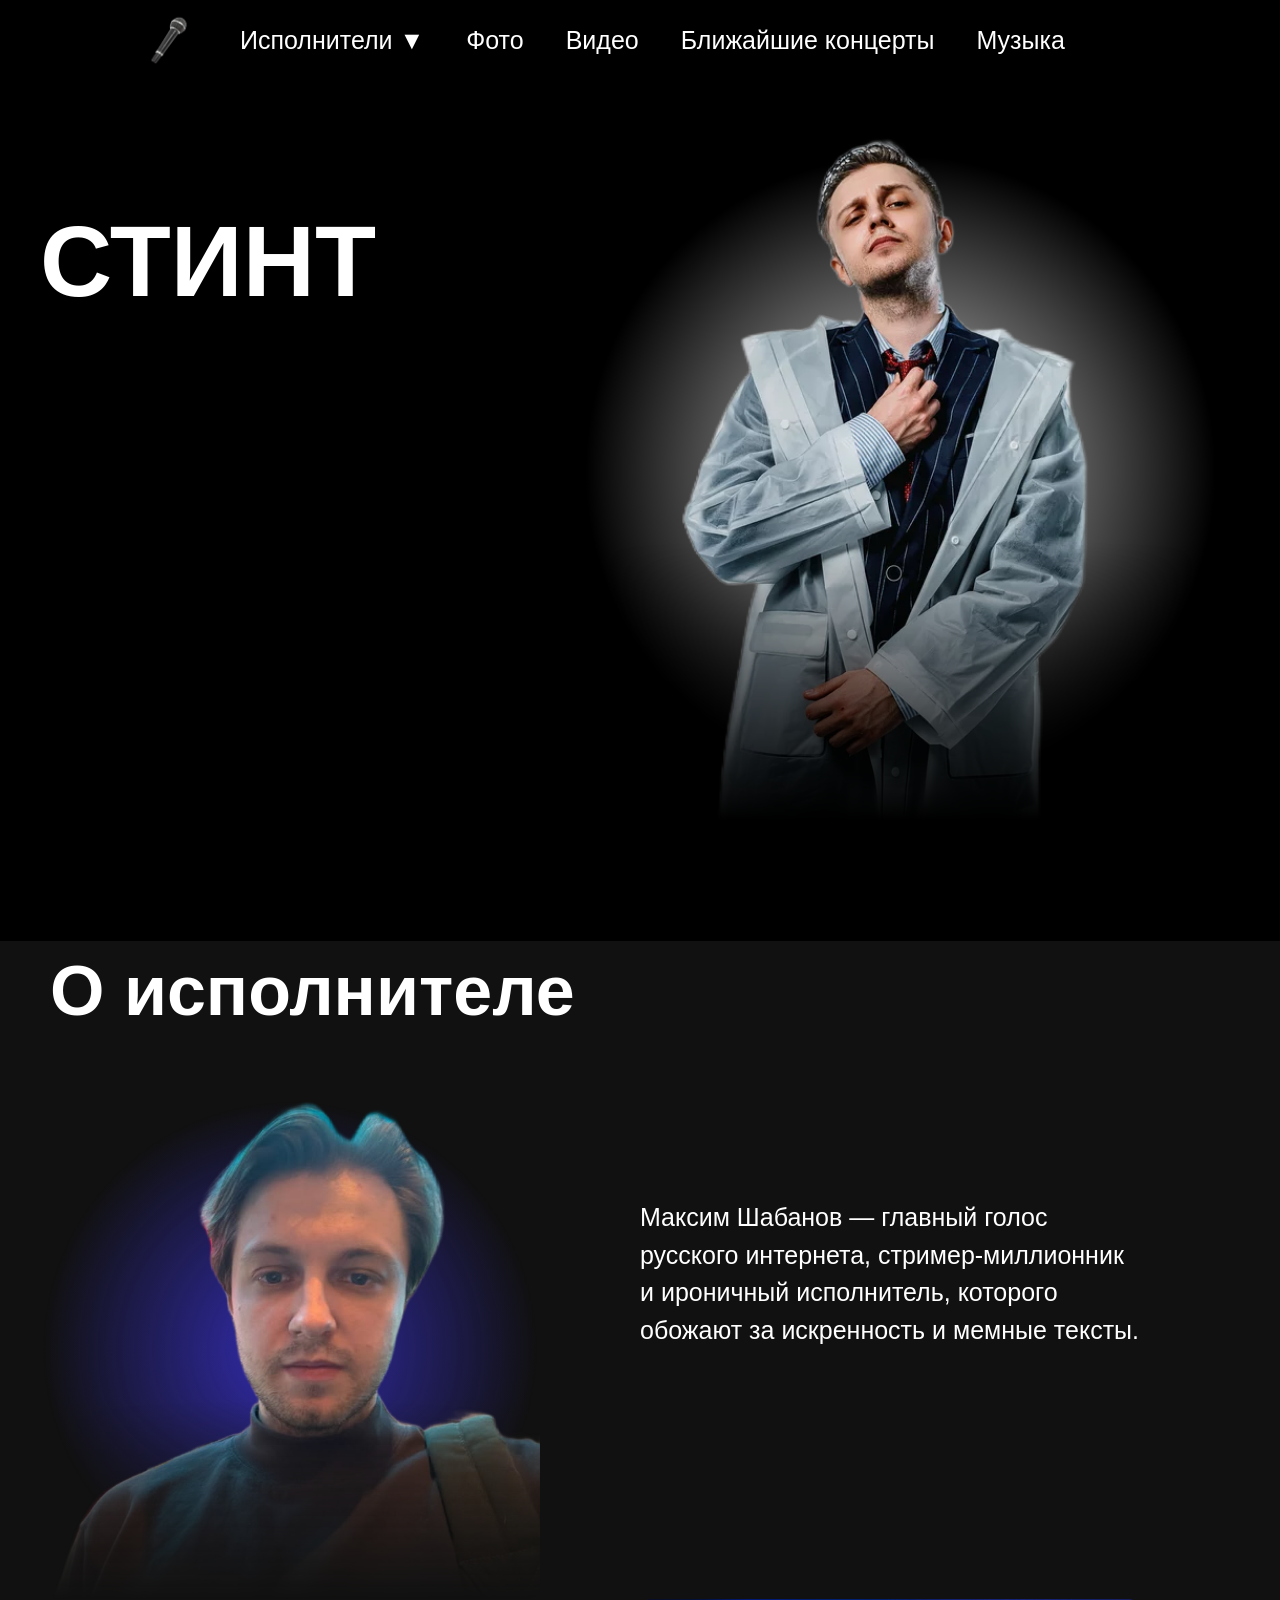
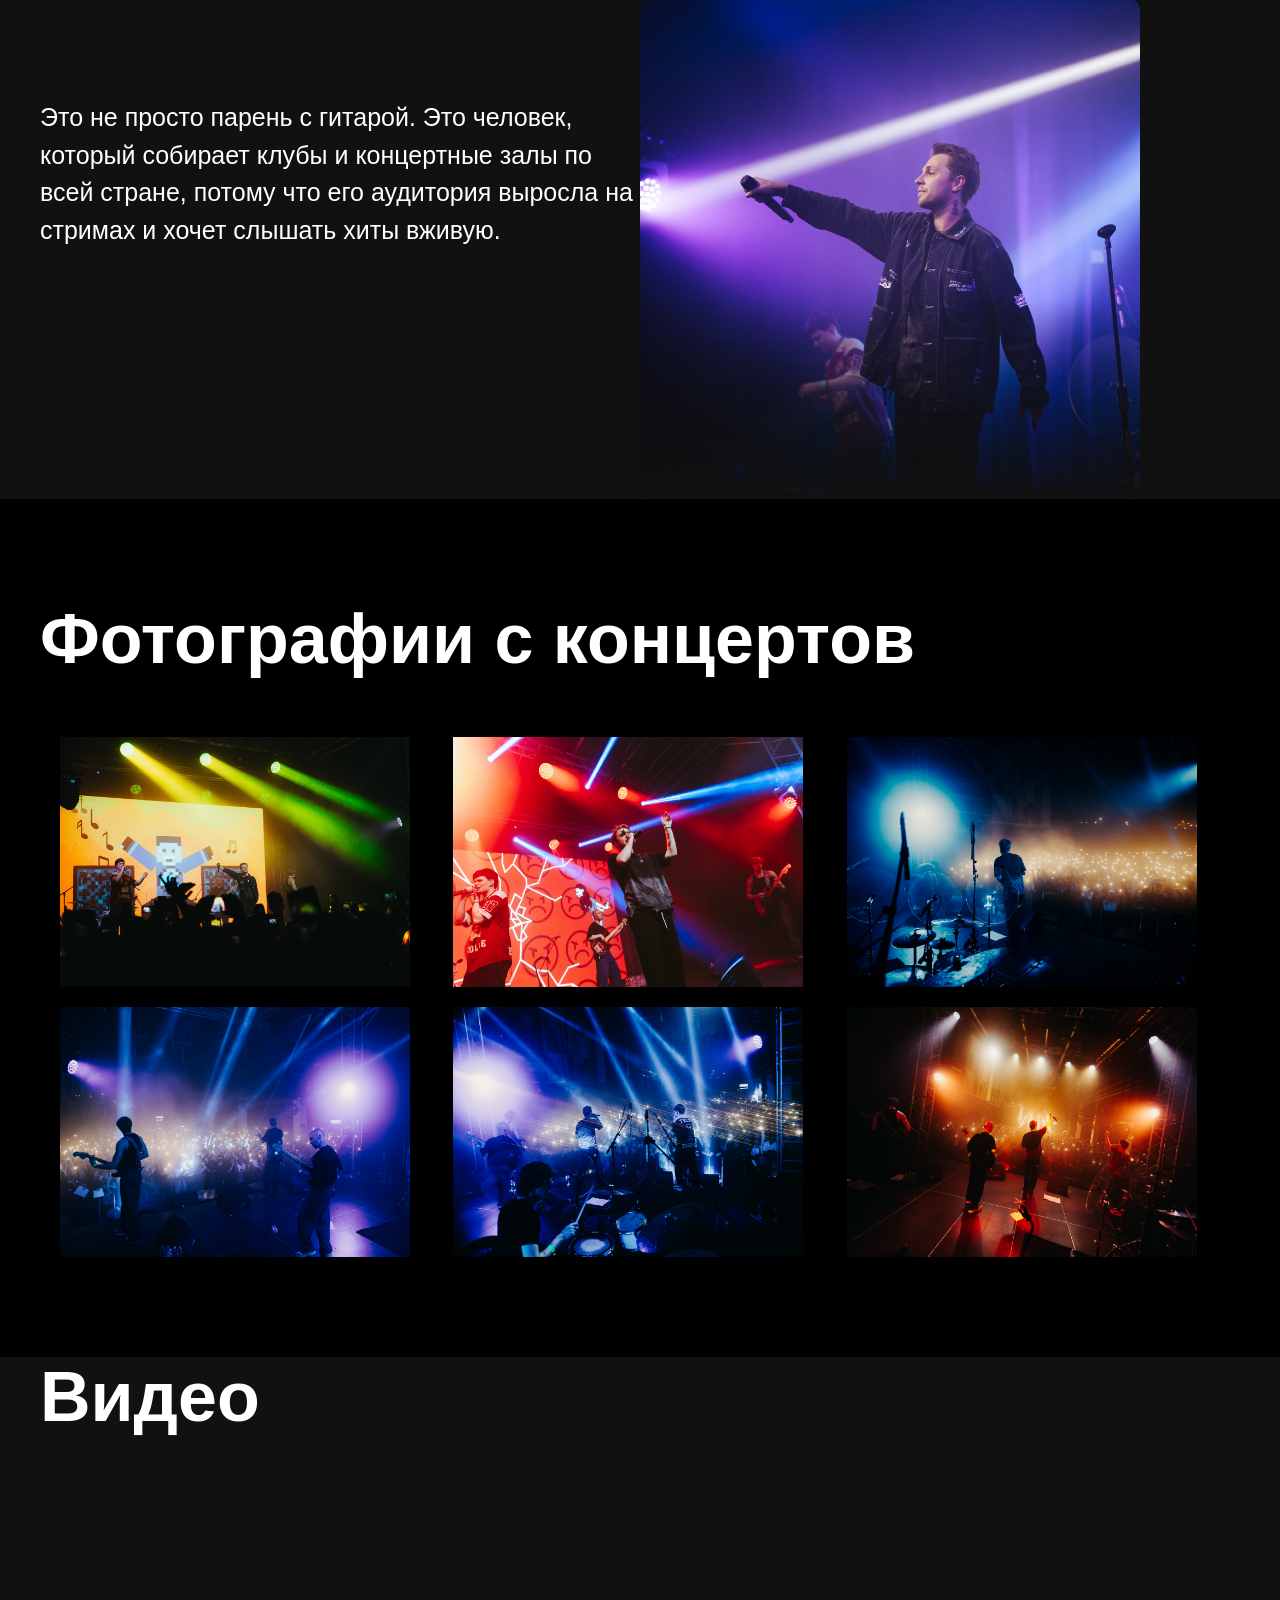
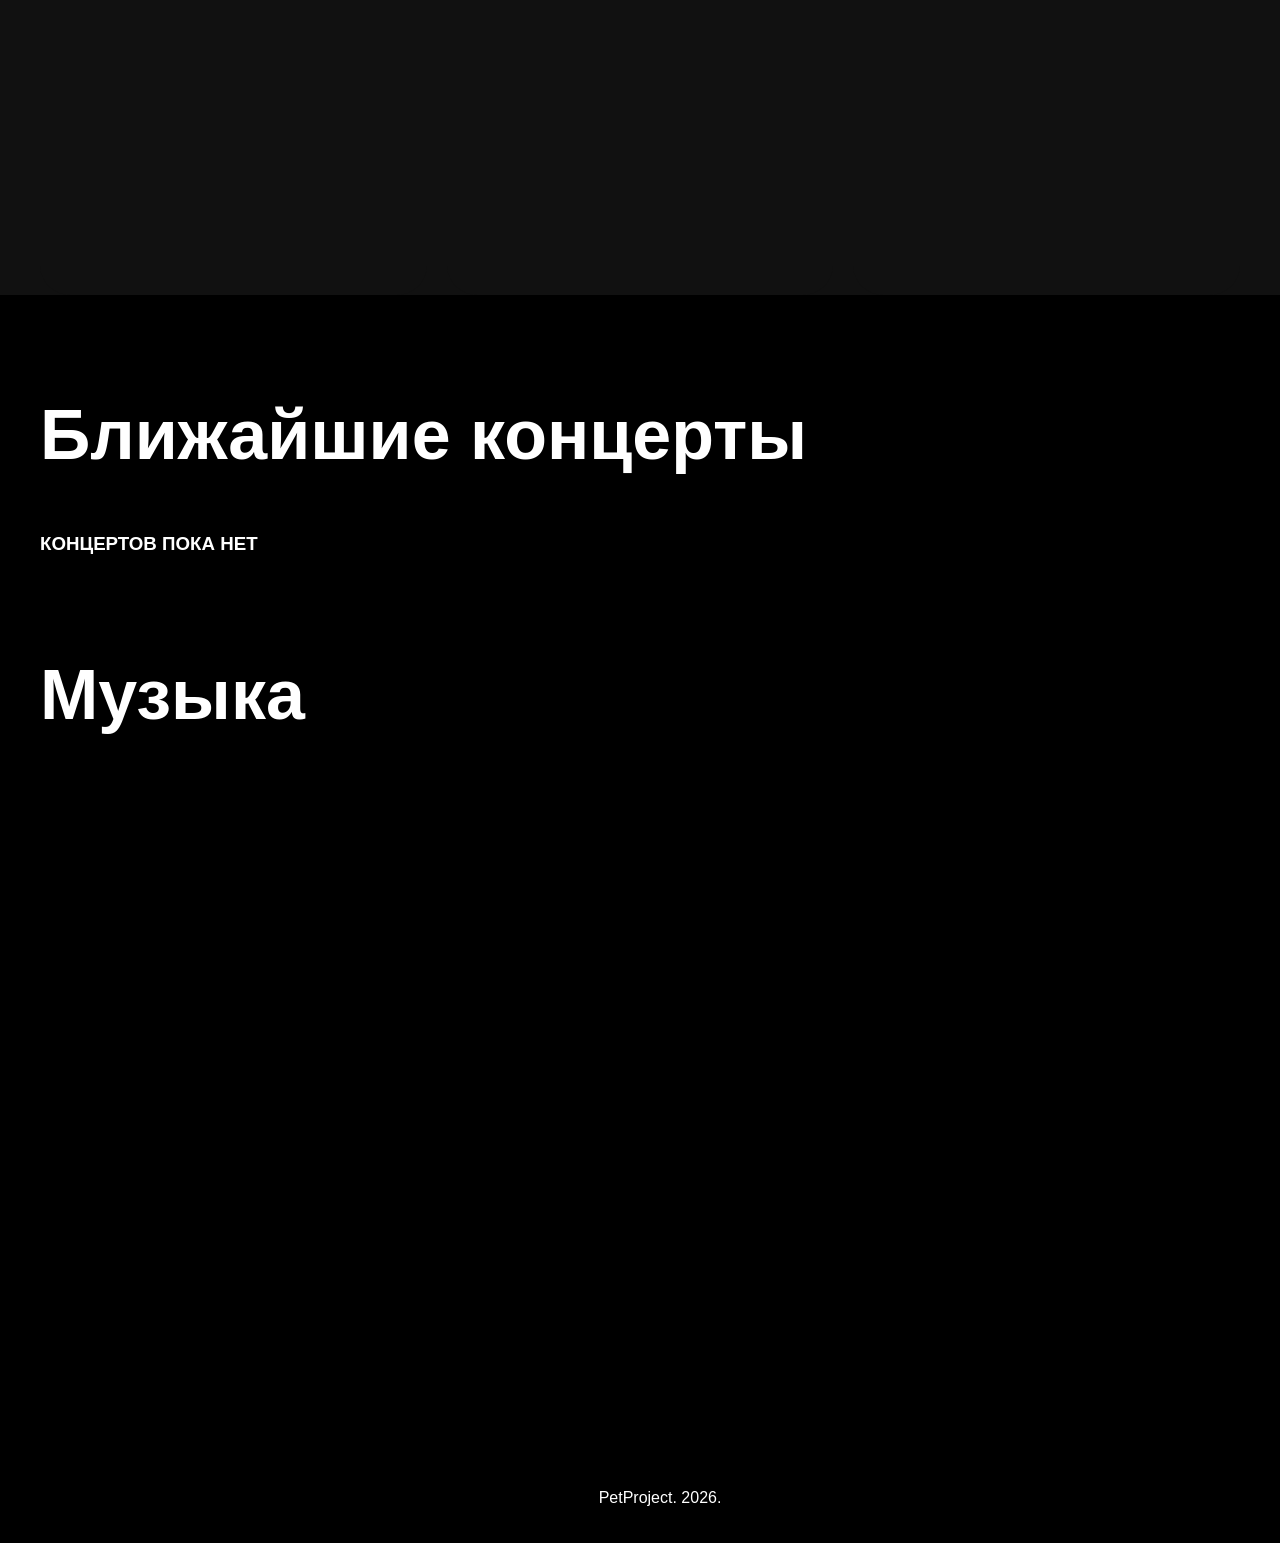
<file: artists/stint.html>
<!DOCTYPE html>
<html lang="en">
<head>
    <meta charset="UTF-8">
    <meta name="viewport" content="width=device-width, initial-scale=1.0">
    <link rel="stylesheet" href="../artists-styles/stint.css">
    <script defer src="../index.js"></script>
    <title>Концерты стримеров</title>
</head>
<body>
    <header class="header">
        <div class="header-inner">
            <img src="../img/microphone.png" alt="logo">
            <nav class="nav">
                <ul class="nav-list">
                    <li class="dropdown">
                        <a href="#" class="dropdown-toggle">Исполнители ▼</a>
                        <ul class="dropdown-menu">
                            <li><a href="../index.html">5opka X MellSher</a></li>
                            <li><a href="./stint.html">СТИНТ</a></li>
                            <li><a href="#about-both">MZLFF</a></li>
                            <li><a href="#compare">Lida</a></li>
                            <li><a href="#about-5opka">CMH</a></li>
                            <li><a href="#about-mellsher">Booker</a></li>
                            <li><a href="#about-both">Слава КПСС</a></li>
                            <li><a href="#compare">22 раза</a></li>
                        </ul>
                    </li>
                    <li><a href="#photo">Фото</a></li>
                    <li><a href="#video">Видео</a></li>
                    <li><a href="#concerts">Ближайшие концерты</a></li>
                    <li><a href="#music">Музыка</a></li>
                </ul>
            </nav>
        </div>
    </header>

    <section id="header" class="header-section">
        <h1>СТИНТ</h1>
        <img src="../img/stint.png" alt="STINT">
    </section>

    <section id="about" class="about-section">
        <h2>О исполнителе</h2>
            <div>
                <div class="about-5opka">
                    <img src="../img/stint2.png" alt="5opka">
                    <h3>Максим Шабанов — главный голос русского интернета, стример-миллионник и ироничный исполнитель, которого обожают за искренность и мемные тексты. </h3></div>
                <div class="about-mellsher">
                    <h3>Это не просто парень с гитарой. Это человек, который собирает клубы и концертные залы по всей стране, потому что его аудитория выросла на стримах и хочет слышать хиты вживую.</h3>
                    <img src="../img/stint3.jpg" alt="MellSher">
                </div>
            </div>
    </section>

    <section id="photo" class="photo-section">
        <h2>Фотографии с концертов</h2>
        <div class="photos">
            <img src="../img/stint_concert1.jpg" alt="photo1">
            <img src="../img/stint_concert2.jpg" alt="photo2">
            <img src="../img/stint_concert3.jpg" alt="photo3">
            <img src="../img/stint_concert4.jpg" alt="photo5">
            <img src="../img/stint_concert5.jpg" alt="photo6">
            <img src="../img/stint_concert6.jpg" alt="photo8">
        </div>
    </section>

    <section id="video" class="video-section">
        <h2>Видео</h2>
            <div class="video-grid">
                <iframe class="video-card" src="https://www.youtube.com/embed/EgCt8oZ6ByI?si=VZD-d4ChF1U7cfV2" title="YouTube video player" frameborder="0" allow="accelerometer; autoplay; clipboard-write; encrypted-media; gyroscope; picture-in-picture; web-share" referrerpolicy="strict-origin-when-cross-origin" allowfullscreen></iframe>
                <iframe class="video-card" src="https://www.youtube.com/embed/F9qO7bZnvXY?si=9OFVaFUPZy3UscZ3" title="YouTube video player" frameborder="0" allow="accelerometer; autoplay; clipboard-write; encrypted-media; gyroscope; picture-in-picture; web-share" referrerpolicy="strict-origin-when-cross-origin" allowfullscreen></iframe>            
                <iframe class="video-card" src="https://www.youtube.com/embed/DEb3aIDifiE?si=1aWbVbj7Hl52eFSC" title="YouTube video player" frameborder="0" allow="accelerometer; autoplay; clipboard-write; encrypted-media; gyroscope; picture-in-picture; web-share" referrerpolicy="strict-origin-when-cross-origin" allowfullscreen></iframe>
            </div>
    </section>

    <section id="concerts" class="concerts-section">
        <h2>Ближайшие концерты</h2>
            <h3>КОНЦЕРТОВ ПОКА НЕТ</h3>
    </section>

    <section id="music" class="music-section">
        <h2>Музыка</h2>
        <iframe frameborder="0" allow="clipboard-write" style="border:none;width:614px;height:556px;" width="614" height="556" src="https://music.yandex.ru/iframe/album/33596464">Слушайте <a href="https://music.yandex.ru/album/33596464?utm_source=web&utm_medium=copy_link">Такова жизнь</a> — <a href="https://music.yandex.ru/artist/12415185">СТИНТ</a> на Яндекс Музыке</iframe>    </section>
    <footer>
        <p>PetProject. 2026.</p>
    </footer>
</body>
</html>
</file>
<file: artists-styles/5opka-mellsher.css>
/* Базовые стили */
body {
    font-family: Arial, sans-serif;
    margin: 0;
    padding: 0;
    background-color: #000;
    color: #fff;
}

html, body {
    overflow-x: hidden;
    scroll-behavior: smooth;
}

/* Шапка и общие блоки */
.header, .header-section, .about-section, .photo-section, .video-section, .concerts-section, .music-section {
    max-width: 1200px;
    margin: 0 auto;
}

.header {
    background-color: #000;
    padding: 10px;
    text-align: center;
}

.header img {
    width: 60px;
    height: 60px;
    margin-left: 100px;
}

.header-inner {
    display: flex;
}

.nav-list {
    list-style: none;
    display: flex;
    gap: 42px;
    margin-right: 30px;
}

.nav-list a {
    color: #fff;
    text-decoration: none;
    font-size: 25px;
    transition: color 0.3s ease;
}

.nav-list a:hover {
    color: #3cb4ec;
}

/* Стили для выпадающего меню */
.dropdown {
    position: relative; /* Важно для позиционирования выпадающего списка */
}

.dropdown-menu {
    display: none; /* Скрыто по умолчанию */
    position: absolute;
    top: 100%; /* Появляется под родительским элементом */
    left: 0;
    background-color: #1a1a1a; /* Темный фон, под ваш дизайн */
    min-width: 200px;
    box-shadow: 0 8px 16px rgba(0,0,0,0.3);
    border-radius: 8px;
    padding: 10px 0;
    z-index: 1000;
    list-style: none;
}

.dropdown-menu li {
    padding: 0;
}

.dropdown-menu a {
    display: block;
    padding: 10px 20px;
    color: #ffffff;
    text-decoration: none;
    transition: background 0.3s ease;
}

.dropdown-menu a:hover {
    background-color: #333333;
    border-radius: 4px;
}

/* Класс для открытого меню */
.dropdown-menu.active {
    display: block;
    animation: fadeIn 0.3s ease;
}

/* Анимация появления */
@keyframes fadeIn {
    from {
        opacity: 0;
        transform: translateY(-10px);
    }
    to {
        opacity: 1;
        transform: translateY(0);
    }
}

/* Стиль для активной выбранной опции */
.dropdown-menu a.selected {
    background-color: #4a4a4a;
    color: #ff6b6b; /* Или любой цвет, который у вас в теме */
    font-weight: bold;
}

/* Секция заголовка */
.header-section {
    margin-top: 20px;
    padding: 20px;
    display: flex;
    position: relative;
}

.header-section h1 {
    font-size: 100px;
}

.header-section img {
    margin-left: 150px;
    border-radius: 10px;
    width: 500px;
    height: 700px;
    position: relative;
    z-index: 1;
    -webkit-mask: linear-gradient(to top, transparent 0%, #000 100%);
    mask: linear-gradient(to top, transparent 0%, #000 40%);
    background: radial-gradient(circle, rgba(60, 52, 220, 0.8) 0%, rgba(60, 52, 220, 0) 70%);
    animation: fadeIn 1s ease;
}

/* Заголовки секций */
.about-section h2, .photo-section h2, .video-section h2, .concerts-section h2, .music-section h2 {
    font-size: 70px;
}

.photo-section h2, .video-section h2, .music-section h2 {
    margin-top: 100px;
}

/* Об артистах */
.about-section {
    margin: 100px auto;
    position: relative;
}

.about-section h2 {
    padding: 10px;
}

.about-5opka, .about-mellsher {
    display: flex;
    margin: 0px;

}

.about-mellsher h3 {
    margin-top: 100px;
}

.about-section .about-5opka img,
.about-section .about-mellsher img {
    width: 500px;
    object-fit: cover;
    border-radius: 10px;
    margin-right: 100px;
}

.about-5opka img {
    background: radial-gradient(circle, rgba(219, 46, 11, 0.8) 0%, rgba(34, 27, 170, 0) 70%);
}

.about-mellsher img {
    background: radial-gradient(circle, rgba(191, 11, 219, 0.8) 0%, rgba(34, 27, 170, 0) 70%);
}

.about-section h3 {
    font-size: 25px;
    line-height: 1.5;
    font-weight: normal;
}

/* Фотогалерея */
.photos {
    display: grid;
    grid-template-columns: repeat(3, 1fr);
    gap: 20px;
    margin: 20px;
}

.photos img {
    width: 350px;
    height: 250px;
    transition: transform 0.3s ease, opacity 0.3s ease;
}

.photos img:hover {
    transform: scale(1.03);
    opacity: 0.9;
}

.video-section {
    margin: 100px auto;
    position: relative;
}

/* Сетка для видео — 3 колонки */
.video-grid {
    display: grid;
    grid-template-columns: repeat(3, 1fr);
    gap: 20px;
    margin: 20px 0;
}

/* Карточка видео */
.video-card {
    border-radius: 16px;
    overflow: hidden;
    background: #111;
    transition: transform 0.3s ease, box-shadow 0.3s ease;
}

.video-card:hover {
    transform: scale(1.02);
    box-shadow: 0 8px 30px rgba(60, 180, 236, 0.15);
}

/* iframe внутри карточки */
.video-card iframe {
    width: 100%;
    aspect-ratio: 16 / 9;
    display: block;
    border: none;
    background: #000;
}

/* Убираем старые стили для iframe в video-section */
.video-section iframe {
    height: auto;
}

/* Концерты */
.concerts-section {
    margin-bottom: 100px;
}

.concert {
    transition: transform 0.3s ease;
}

.concert h2 {
    font-size: 30px;
}

.concert:hover {
    transform: scale(1.05);
    background-color: #111;
    border-radius: 10px;
    box-shadow: 0 0 10px rgba(0, 0, 0, 0.5);
}

.concert:hover h3,
.concert:hover h2 {
    color: #3cb4ec;
    font-weight: bold;
    transition: color 0.3s ease;
}

.concert img {
    width: 200px;
    margin: 0 auto;
    margin-top: 10px;
}

.concerts-section .concert {
    display: flex;
    flex-direction: column;
    padding: 20px;
    border-radius: 10px;
    background-color: #111;
    box-shadow: 0 0 10px rgba(0, 0, 0, 0.5);
    width: 350px;
    height: 350px;
    line-height: 30px;
}

.ticket a {
    color: #fff;
    text-decoration: none;
    font-size: 20px;
    padding: 10px;
    border-radius: 10px;
    background-color: #c136e7;
    transition: background-color 0.3s ease, transform 0.2s ease;
    display: inline-block;
}

.ticket a:hover {
    background-color: #a01bc9;
    transform: scale(1.05);
}

.timer_container {
    display: flex;
    gap: 10px;
    margin-top: -30px
}

/* Музыка и футер */
.music-section {
    margin-bottom: 100px;
}

footer {
    padding: 20px;
    text-align: center;
    width: 100%;
    margin-top: 30px;
}

/* Фон блоков */
.about-section::before, .video-section::before {
    content: "";
    position: absolute;
    top: 0;
    left: 50%;
    transform: translateX(-50%);
    width: 100vw;
    height: 100%;
    background-color: #111;
    z-index: -1;
    pointer-events: none;
}

/* ===== АДАПТИВ ===== */
@media (max-width: 1200px) {
    .header, .header-section, .about-section, .photo-section, .video-section, .concerts-section, .music-section {
        max-width: 95%;
        padding: 0 15px;
    }
    
    .about-5opka, .about-mellsher {
        margin: 0 20px !important;
        flex-wrap: wrap;
        justify-content: center;
    }
    
    .about-mellsher {
        flex-direction: column-reverse;
    }
    
    .about-mellsher h3 {
        margin-top: 20px;
    }
    
    .about-section .about-5opka img,
    .about-section .about-mellsher img {
        width: 100%;
        max-width: 400px;
        margin-right: 0 !important;
    }
    
    .header-section {
        flex-wrap: wrap;
        text-align: center;
        justify-content: center;
    }
    
    .header-section h1 {
        font-size: 60px;
    }
    
    .header-section img {
        margin-left: 0 !important;
        width: 100%;
        max-width: 400px;
        height: auto;
    }
}

@media (max-width: 900px) {
    .photos {
        grid-template-columns: repeat(2, 1fr);
    }
    
    .photos img {
        width: 100%;
        height: auto;
    }
    
    .concerts-section > div {
        width: auto;
        justify-content: center;
        gap: 20px;
    }
    
    .concerts-section .concert {
        width: 90% !important;
        max-width: 400px;
    }
    
    .about-section h2, .photo-section h2, .video-section h2, .concerts-section h2, .music-section h2 {
        font-size: 50px;
        text-align: center;
    }
    
    .music-section iframe {
        height: 450px;
    }
}

@media (max-width: 768px) {
    .dropdown-menu {
        position: static; /* На мобилках меню будет под элементом */
        width: 100%;
        box-shadow: none;
        background-color: #2a2a2a;
    }
}

@media (max-width: 600px) {
    .header-inner {
        flex-wrap: wrap;
        justify-content: center;
    }
    
    .header img {
        margin-left: 0 !important;
    }
    
    .nav-list {
        flex-wrap: wrap;
        justify-content: center;
        margin-right: 0 !important;
        gap: 15px;
        padding: 0;
    }
    
    .nav-list a {
        font-size: 18px;
    }
    
    .header-section h1 {
        font-size: 40px;
    }
    
    .about-section h2, .photo-section h2, .video-section h2, .concerts-section h2, .music-section h2 {
        font-size: 35px;
    }
    
    .about-section h3 {
        font-size: 18px;
        padding: 0 10px;
        text-align: center;
    }
    
    .photos {
        grid-template-columns: 1fr;
    }
    
    .concert {
        width: 95% !important;
    }
    
    .concert h2 {
        font-size: 20px;
    }
    
    .concert h3 {
        font-size: 16px;
    }
    
    .ticket a {
        font-size: 18px;
        padding: 8px 15px;
    }
    
    .video-section {
        height: auto;
        min-height: 250px;
    }
    
    .video-section iframe {
        height: 220px;
    }
    
    .music-section iframe {
        height: 300px;
    }
    
    footer {
        font-size: 12px;
        padding: 15px;
    }
}

@media (max-width: 400px) {
    .header-section h1 {
        font-size: 30px;
    }
    
    .about-section h2, .photo-section h2, .video-section h2, .concerts-section h2, .music-section h2 {
        font-size: 28px;
    }
    
    .about-section h3 {
        font-size: 16px;
    }
    
    .concert h2 {
        font-size: 18px;
    }
    
    .concert h3 {
        font-size: 14px;
    }
    
    .ticket a {
        font-size: 14px;
        padding: 6px 12px;
    }
    
    .music-section iframe {
        height: 250px;
    }
}

/* Адаптивные iframe */
.music-section iframe, .video-section iframe {
    width: 100% !important;
    border-radius: 30px;
}

.music-section iframe {
    max-width: 1200px;
    height: 586px;
}

.video-section iframe {
    height: 400px;
}

/* ===== ПЛАВНОЕ ПОЯВЛЕНИЕ ТЕКСТА ===== */
.about-section h3,
.about-section h2,
.photo-section h2,
.video-section h2,
.concerts-section h2,
.music-section h2,
.header-section h1,
.concert h2,
.concert h3 {
    animation: fadeInUp 0.8s ease-out forwards;
    opacity: 0;
}

.header-section h1 { animation-delay: 0.1s; }
.about-section h2 { animation-delay: 0.2s; }
.about-5opka h3 { animation-delay: 0.3s; }
.about-mellsher h3 { animation-delay: 0.4s; }
.photo-section h2 { animation-delay: 0.5s; }
.video-section h2 { animation-delay: 0.6s; }
.concerts-section h2 { animation-delay: 0.7s; }
.concert { animation-delay: 0.8s; }
.music-section h2 { animation-delay: 0.9s; }

@keyframes fadeInUp {
    0% {
        opacity: 0;
        transform: translateY(30px);
    }
    100% {
        opacity: 1;
        transform: translateY(0);
    }
}

@media (max-width: 900px) {
    .video-grid {
        grid-template-columns: repeat(2, 1fr);
        gap: 15px;
    }
}

@media (max-width: 600px) {
    .video-grid {
        grid-template-columns: 1fr;
        gap: 15px;
    }
}
</file>
<file: artists-styles/stint.css>
/* Базовые стили */
body {
    font-family: Arial, sans-serif;
    margin: 0;
    padding: 0;
    background-color: #000;
    color: #fff;
}

html, body {
    overflow-x: hidden;
    scroll-behavior: smooth;
}

/* Шапка и общие блоки */
.header, .header-section, .about-section, .photo-section, .video-section, .concerts-section, .music-section {
    max-width: 1200px;
    margin: 0 auto;
}

.header {
    padding: 10px;
    text-align: center;
}

.header img {
    width: 60px;
    height: 60px;
    margin-left: 100px;
}

.header-inner {
    display: flex;
}

.nav-list {
    list-style: none;
    display: flex;
    gap: 42px;
    margin-right: 30px;
}

.nav-list a {
    color: #fff;
    text-decoration: none;
    font-size: 25px;
    transition: color 0.3s ease;
}

.nav-list a:hover {
    color: #3cb4ec;
}

/* Стили для выпадающего меню */
.dropdown {
    position: relative; /* Важно для позиционирования выпадающего списка */
}

.dropdown-menu {
    display: none; /* Скрыто по умолчанию */
    position: absolute;
    top: 100%; /* Появляется под родительским элементом */
    left: 0;
    background-color: #1a1a1a; /* Темный фон, под ваш дизайн */
    min-width: 200px;
    box-shadow: 0 8px 16px rgba(0,0,0,0.3);
    border-radius: 8px;
    padding: 10px 0;
    z-index: 1000;
    list-style: none;
}

.dropdown-menu li {
    padding: 0;
}

.dropdown-menu a {
    display: block;
    padding: 10px 20px;
    color: #ffffff;
    text-decoration: none;
    transition: background 0.3s ease;
}

.dropdown-menu a:hover {
    background-color: #333333;
    border-radius: 4px;
}

/* Класс для открытого меню */
.dropdown-menu.active {
    display: block;
    animation: fadeIn 0.3s ease;
}

/* Анимация появления */
@keyframes fadeIn {
    from {
        opacity: 0;
        transform: translateY(-10px);
    }
    to {
        opacity: 1;
        transform: translateY(0);
    }
}

/* Стиль для активной выбранной опции */
.dropdown-menu a.selected {
    background-color: #4a4a4a;
    color: #ff6b6b; /* Или любой цвет, который у вас в теме */
    font-weight: bold;
}

/* Секция заголовка */
.header-section {
    margin-top: 20px;
    padding: 20px;
    display: flex;
    position: relative;
}

.header-section h1 {
    font-size: 100px;
}

.header-section img {
    border-radius: 10px;
    width: 1100px;
    height: 700px;
    position: relative;
    z-index: 1;
    -webkit-mask: linear-gradient(to top, transparent 0%, #000 100%);
    mask: linear-gradient(to top, transparent 0%, #000 40%);
    background: radial-gradient(circle, rgba(255, 255, 255, 0.8) 0%, rgba(60, 52, 220, 0) 50%);
    animation: fadeIn 1s ease;
}

/* Заголовки секций */
.about-section h2, .photo-section h2, .video-section h2, .concerts-section h2, .music-section h2 {
    font-size: 70px;
}

.photo-section h2, .video-section h2, .music-section h2 {
    margin-top: 100px;
}

/* Об артистах */
.about-section {
    margin: 100px auto;
    position: relative;
}

.about-section h2 {
    padding: 10px;
}

.about-5opka, .about-mellsher {
    display: flex;
    margin: 0px;
}

.about-mellsher h3 {
    margin-top: 100px;
}

.about-5opka h3 {
    margin-top: 100px;
    width: 500px;
}

.about-section .about-5opka img,
.about-section .about-mellsher img {
    width: 500px;
    height: 500px;
    object-fit: cover;
    border-radius: 10px;
    margin-right: 100px;
    
}

.about-5opka img {
    -webkit-mask: linear-gradient(to top, transparent 0%, #000 100%);
    mask: linear-gradient(to top, transparent 0%, #000 40%);
    background: radial-gradient(circle, rgba(60, 52, 220, 0.8) 0%, rgba(60, 52, 220, 0) 70%);
    animation: fadeIn 1s ease;
}

.about-mellsher img {
    -webkit-mask: linear-gradient(to top, transparent 0%, #000 100%);
    mask: linear-gradient(to top, transparent 0%, #000 40%);
    background: radial-gradient(circle, rgba(60, 52, 220, 0.8) 0%, rgba(60, 52, 220, 0) 70%);
    animation: fadeIn 1s ease;}

.about-section h3 {
    font-size: 25px;
    line-height: 1.5;
    font-weight: normal;
}

/* Фотогалерея */
.photos {
    display: grid;
    grid-template-columns: repeat(3, 1fr);
    gap: 20px;
    margin: 20px;
}

.photos img {
    width: 350px;
    height: 250px;
    transition: transform 0.3s ease, opacity 0.3s ease;
}

.photos img:hover {
    transform: scale(1.03);
    opacity: 0.9;
}

.video-section {
    margin: 100px auto;
    position: relative;
}

/* Сетка для видео — 3 колонки */
.video-grid {
    display: grid;
    grid-template-columns: repeat(3, 1fr);
    gap: 20px;
    margin: 20px 0;
}

/* Карточка видео */
.video-card {
    border-radius: 16px;
    overflow: hidden;
    background: #111;
    transition: transform 0.3s ease, box-shadow 0.3s ease;
}

.video-card:hover {
    transform: scale(1.02);
    box-shadow: 0 8px 30px rgba(60, 180, 236, 0.15);
}

/* iframe внутри карточки */
.video-card iframe {
    width: 100%;
    aspect-ratio: 16 / 9;
    display: block;
    border: none;
    background: #000;
}

/* Убираем старые стили для iframe в video-section */
.video-section iframe {
    height: auto;
}

/* Концерты */
.concerts-section {
    margin-bottom: 100px;
}

.concert {
    transition: transform 0.3s ease;
}

.concert h2 {
    font-size: 30px;
}

.concert:hover {
    transform: scale(1.05);
    background-color: #111;
    border-radius: 10px;
    box-shadow: 0 0 10px rgba(0, 0, 0, 0.5);
}

.concert:hover h3,
.concert:hover h2 {
    color: #3cb4ec;
    font-weight: bold;
    transition: color 0.3s ease;
}

.concert img {
    width: 200px;
    margin: 0 auto;
    margin-top: 10px;
}

.concerts-section .concert {
    display: flex;
    flex-direction: column;
    padding: 20px;
    border-radius: 10px;
    background-color: #111;
    box-shadow: 0 0 10px rgba(0, 0, 0, 0.5);
    width: 350px;
    height: 350px;
    line-height: 30px;
}

.ticket a {
    color: #fff;
    text-decoration: none;
    font-size: 20px;
    padding: 10px;
    border-radius: 10px;
    background-color: #c136e7;
    transition: background-color 0.3s ease, transform 0.2s ease;
    display: inline-block;
}

.ticket a:hover {
    background-color: #a01bc9;
    transform: scale(1.05);
}

.timer_container {
    display: flex;
    gap: 10px;
    margin-top: -30px
}

/* Музыка и футер */
.music-section {
    margin-bottom: 100px;
}

footer {
    padding: 20px;
    text-align: center;
    width: 100%;
    margin-top: 30px;
}

/* Фон блоков */
.about-section::before, .video-section::before {
    content: "";
    position: absolute;
    top: 0;
    left: 50%;
    transform: translateX(-50%);
    width: 100vw;
    height: 100%;
    background-color: #111;
    z-index: -1;
    pointer-events: none;
}

/* ===== АДАПТИВ ===== */
@media (max-width: 1200px) {
    .header, .header-section, .about-section, .photo-section, .video-section, .concerts-section, .music-section {
        max-width: 95%;
        padding: 0 15px;
    }
    
    .about-5opka, .about-mellsher {
        margin: 0 20px !important;
        flex-wrap: wrap;
        justify-content: center;
    }
    
    .about-mellsher {
        flex-direction: column-reverse;
    }
    
    .about-mellsher h3 {
        margin-top: 20px;
    }
    
    .about-section .about-5opka img,
    .about-section .about-mellsher img {
        width: 100%;
        max-width: 400px;
        margin-right: 0 !important;
    }
    
    .header-section {
        flex-wrap: wrap;
        text-align: center;
        justify-content: center;
    }
    
    .header-section h1 {
        font-size: 60px;
    }
    
    .header-section img {
        margin-left: 0 !important;
        width: 100%;
        max-width: 400px;
        height: auto;
    }
}

@media (max-width: 900px) {
    .photos {
        grid-template-columns: repeat(2, 1fr);
    }
    
    .photos img {
        width: 100%;
        height: auto;
    }
    
    .concerts-section > div {
        width: auto;
        justify-content: center;
        gap: 20px;
    }
    
    .concerts-section .concert {
        width: 90% !important;
        max-width: 400px;
    }
    
    .about-section h2, .photo-section h2, .video-section h2, .concerts-section h2, .music-section h2 {
        font-size: 50px;
        text-align: center;
    }
    
    .music-section iframe {
        height: 450px;
    }
}

@media (max-width: 768px) {
    .dropdown-menu {
        position: static; /* На мобилках меню будет под элементом */
        width: 100%;
        box-shadow: none;
        background-color: #2a2a2a;
    }
}

@media (max-width: 600px) {
    .header-inner {
        flex-wrap: wrap;
        justify-content: center;
    }
    
    .header img {
        margin-left: 0 !important;
    }
    
    .nav-list {
        flex-wrap: wrap;
        justify-content: center;
        margin-right: 0 !important;
        gap: 15px;
        padding: 0;
    }
    
    .nav-list a {
        font-size: 18px;
    }
    
    .header-section h1 {
        font-size: 40px;
    }
    
    .about-section h2, .photo-section h2, .video-section h2, .concerts-section h2, .music-section h2 {
        font-size: 35px;
    }
    
    .about-section h3 {
        font-size: 18px;
        padding: 0 10px;
        text-align: center;
    }
    
    .photos {
        grid-template-columns: 1fr;
    }
    
    .concert {
        width: 95% !important;
    }
    
    .concert h2 {
        font-size: 20px;
    }
    
    .concert h3 {
        font-size: 16px;
    }
    
    .ticket a {
        font-size: 18px;
        padding: 8px 15px;
    }
    
    .video-section {
        height: auto;
        min-height: 250px;
    }
    
    .video-section iframe {
        height: 220px;
    }
    
    .music-section iframe {
        height: 300px;
    }
    
    footer {
        font-size: 12px;
        padding: 15px;
    }
}

@media (max-width: 400px) {
    .header-section h1 {
        font-size: 30px;
    }
    
    .about-section h2, .photo-section h2, .video-section h2, .concerts-section h2, .music-section h2 {
        font-size: 28px;
    }
    
    .about-section h3 {
        font-size: 16px;
    }
    
    .concert h2 {
        font-size: 18px;
    }
    
    .concert h3 {
        font-size: 14px;
    }
    
    .ticket a {
        font-size: 14px;
        padding: 6px 12px;
    }
    
    .music-section iframe {
        height: 250px;
    }
}

/* Адаптивные iframe */
.music-section iframe, .video-section iframe {
    width: 100% !important;
    border-radius: 30px;
}

.music-section iframe {
    max-width: 1200px;
    height: 586px;
}

.video-section iframe {
    height: 400px;
}

/* ===== ПЛАВНОЕ ПОЯВЛЕНИЕ ТЕКСТА ===== */
.about-section h3,
.about-section h2,
.photo-section h2,
.video-section h2,
.concerts-section h2,
.music-section h2,
.header-section h1,
.concert h2,
.concert h3 {
    animation: fadeInUp 0.8s ease-out forwards;
    opacity: 0;
}

.header-section h1 { animation-delay: 0.1s; }
.about-section h2 { animation-delay: 0.2s; }
.about-5opka h3 { animation-delay: 0.3s; }
.about-mellsher h3 { animation-delay: 0.4s; }
.photo-section h2 { animation-delay: 0.5s; }
.video-section h2 { animation-delay: 0.6s; }
.concerts-section h2 { animation-delay: 0.7s; }
.concert { animation-delay: 0.8s; }
.music-section h2 { animation-delay: 0.9s; }

@keyframes fadeInUp {
    0% {
        opacity: 0;
        transform: translateY(30px);
    }
    100% {
        opacity: 1;
        transform: translateY(0);
    }
}

@media (max-width: 900px) {
    .video-grid {
        grid-template-columns: repeat(2, 1fr);
        gap: 15px;
    }
}

@media (max-width: 600px) {
    .video-grid {
        grid-template-columns: 1fr;
        gap: 15px;
    }
}
</file>
